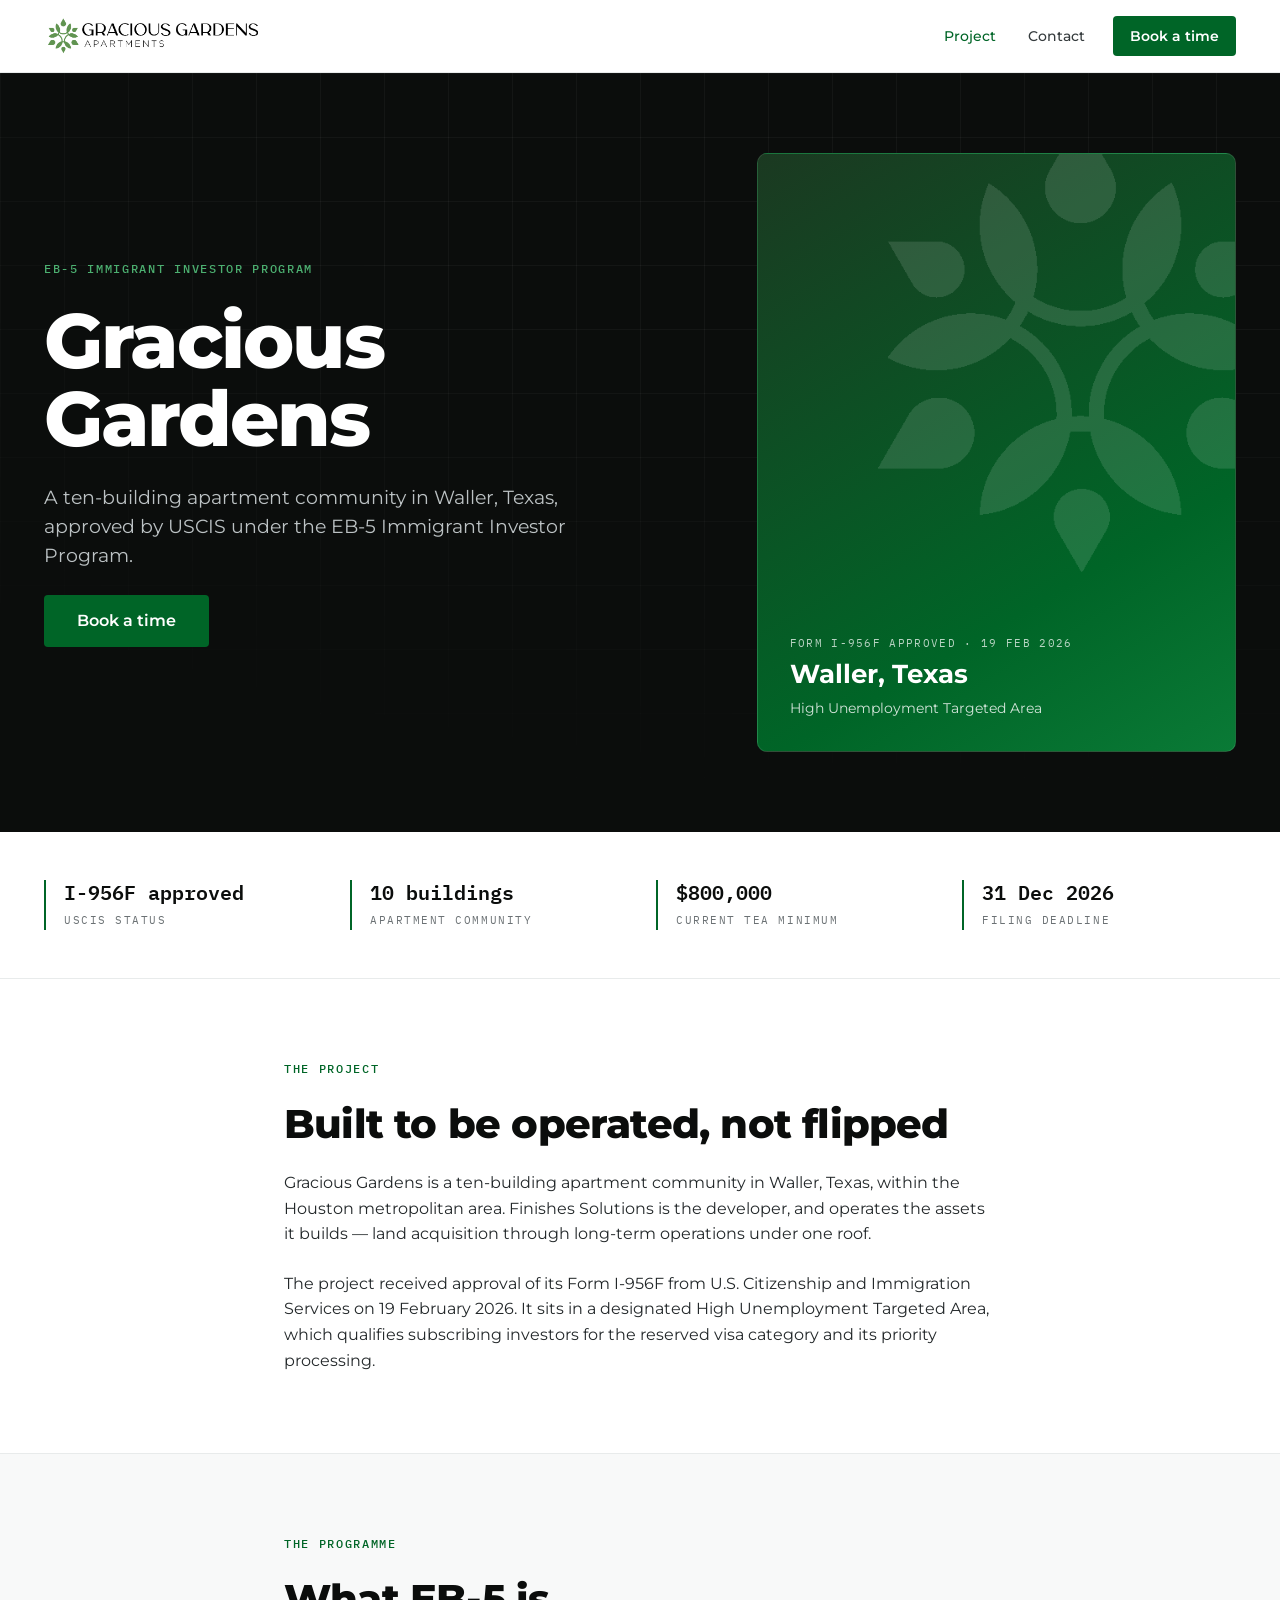
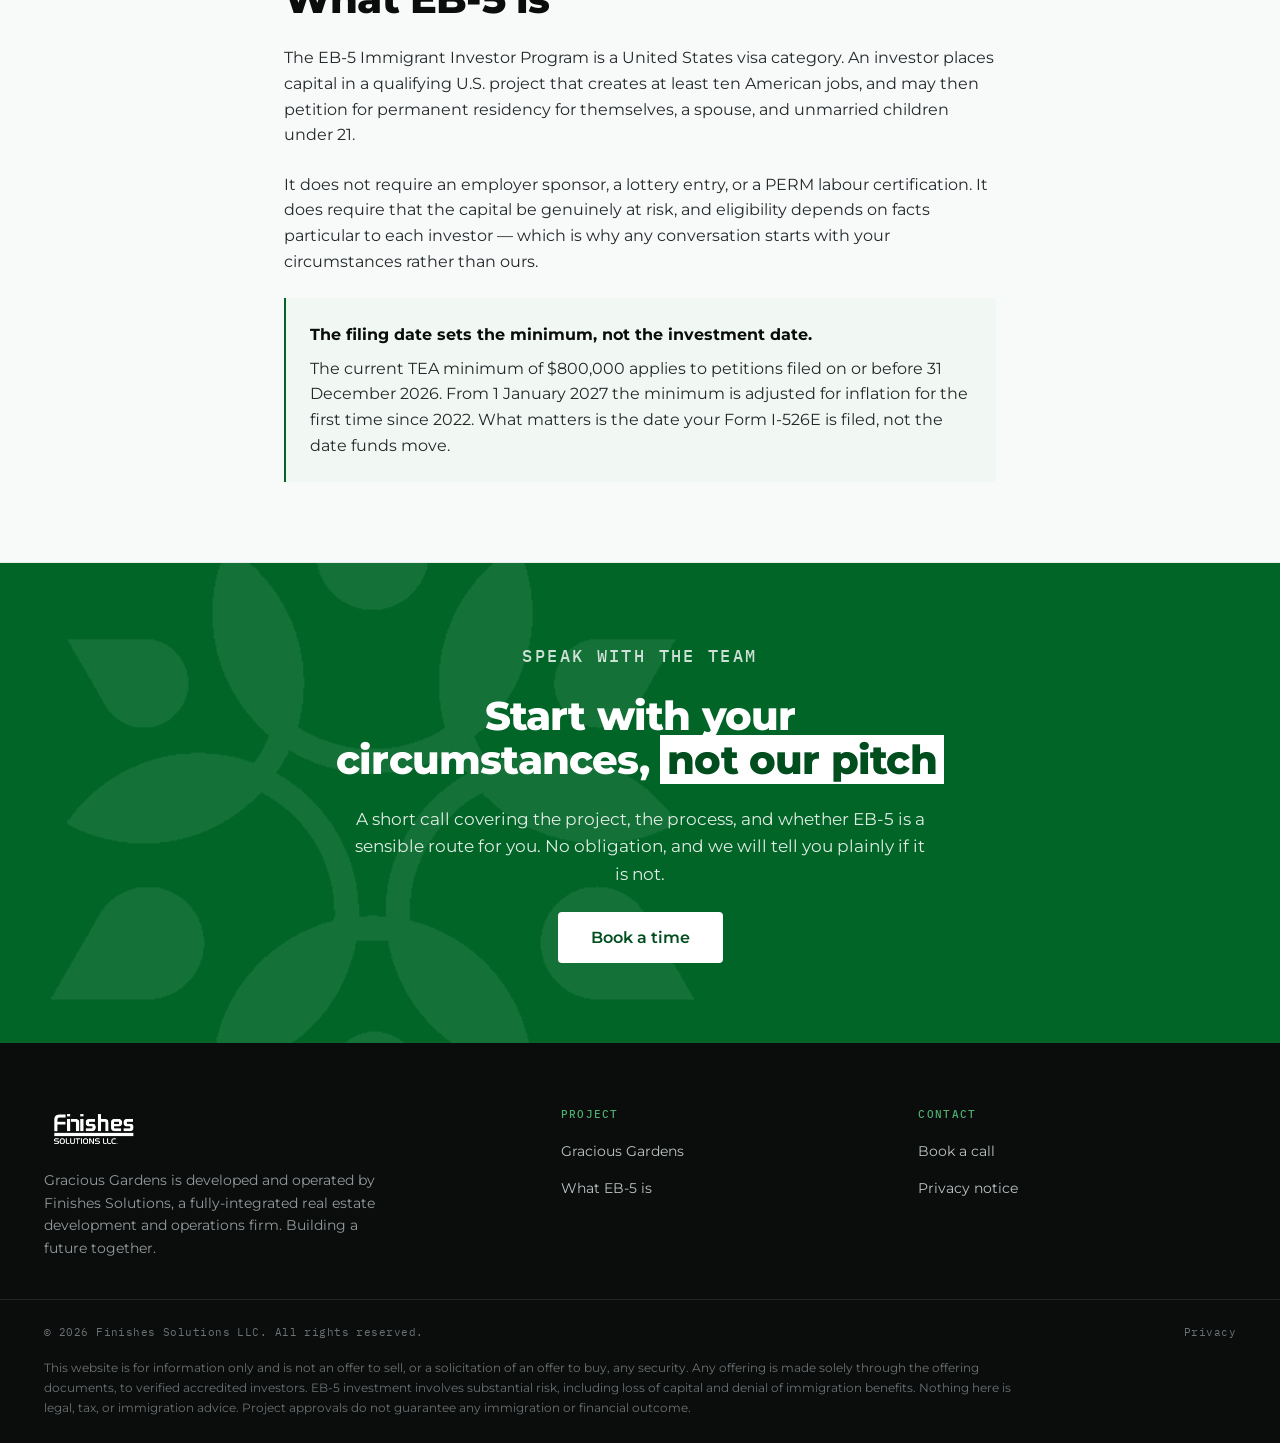
<file: index.html>
<!doctype html>
<html lang="en">
<head>
<meta charset="utf-8">
<meta name="viewport" content="width=device-width, initial-scale=1">
<title>Gracious Gardens — EB-5 project, Waller, Texas</title>
<meta name="description" content="Gracious Gardens is a 10-building apartment community in Waller, Texas, approved by USCIS under the EB-5 Immigrant Investor Program. Developed by Finishes Solutions.">
<link rel="stylesheet" href="styles.css">
</head>
<body>

<header class="site-header">
  <div class="container">
    <a class="brand-link" href="index.html"><img src="assets/gg-lockup-h.png" alt="Gracious Gardens Apartments"></a>
    <div class="header-actions">
      <nav class="nav" aria-label="Main">
        <a href="index.html" aria-current="page">Project</a>
        <a href="contact.html">Contact</a>
      </nav>
      <a class="btn btn-primary btn-sm" href="contact.html">Book a time</a>
    </div>
  </div>
</header>

<main>

  <div class="hero">
    <div class="container">
      <div class="hero-grid">
        <div class="hero-copy">
          <p class="eyebrow">EB-5 Immigrant Investor Program</p>
          <h1>Gracious Gardens</h1>
          <p class="lede">A ten-building apartment community in Waller, Texas, approved by USCIS under the EB-5 Immigrant Investor Program.</p>
          <div class="btn-group">
            <a class="btn btn-primary btn-lg" href="contact.html">Book a time</a>
          </div>
        </div>
        <div class="tile">
          <img src="assets/gg-mark-white.png" alt="">
          <div class="tile-body">
            <p class="tile-label">Form I-956F approved · 19 Feb 2026</p>
            <p class="tile-title">Waller, Texas</p>
            <p class="tile-meta">High Unemployment Targeted Area</p>
          </div>
        </div>
      </div>
    </div>
  </div>

  <div class="stats">
    <div class="container">
      <div class="stats-grid">
        <div class="stat">
          <p class="stat-value">I-956F approved</p>
          <p class="stat-label">USCIS status</p>
        </div>
        <div class="stat">
          <p class="stat-value">10 buildings</p>
          <p class="stat-label">Apartment community</p>
        </div>
        <div class="stat">
          <p class="stat-value">$800,000</p>
          <p class="stat-label">Current TEA minimum</p>
        </div>
        <div class="stat">
          <p class="stat-value">31 Dec 2026</p>
          <p class="stat-label">Filing deadline</p>
        </div>
      </div>
    </div>
  </div>

  <section class="band">
    <div class="container narrow stack">
      <p class="eyebrow eyebrow-green">The project</p>
      <h2>Built to be operated, not flipped</h2>
      <p>Gracious Gardens is a ten-building apartment community in Waller, Texas, within the Houston metropolitan area. Finishes Solutions is the developer, and operates the assets it builds — land acquisition through long-term operations under one roof.</p>
      <p>The project received approval of its Form I-956F from U.S. Citizenship and Immigration Services on 19 February 2026. It sits in a designated High Unemployment Targeted Area, which qualifies subscribing investors for the reserved visa category and its priority processing.</p>
    </div>
  </section>

  <section class="band sunken">
    <div class="container narrow stack">
      <p class="eyebrow eyebrow-green">The programme</p>
      <h2>What EB-5 is</h2>
      <p>The EB-5 Immigrant Investor Program is a United States visa category. An investor places capital in a qualifying U.S. project that creates at least ten American jobs, and may then petition for permanent residency for themselves, a spouse, and unmarried children under 21.</p>
      <p>It does not require an employer sponsor, a lottery entry, or a PERM labour certification. It does require that the capital be genuinely at risk, and eligibility depends on facts particular to each investor — which is why any conversation starts with your circumstances rather than ours.</p>
      <div class="note">
        <p><strong>The filing date sets the minimum, not the investment date.</strong></p>
        <p>The current TEA minimum of $800,000 applies to petitions filed on or before 31 December 2026. From 1 January 2027 the minimum is adjusted for inflation for the first time since 2022. What matters is the date your Form I-526E is filed, not the date funds move.</p>
      </div>
    </div>
  </section>

  <div class="cta">
    <img src="assets/gg-mark-white.png" alt="">
    <div class="container">
      <p class="eyebrow">Speak with the team</p>
      <h2>Start with your circumstances, <span class="hl">not our pitch</span></h2>
      <p>A short call covering the project, the process, and whether EB-5 is a sensible route for you. No obligation, and we will tell you plainly if it is not.</p>
      <a class="btn btn-inverse btn-lg" href="contact.html">Book a time</a>
    </div>
  </div>

</main>

<footer class="site-footer">
  <div class="container footer-main">
    <div class="footer-brand">
      <img src="assets/finishes-logo-white.png" alt="Finishes Solutions">
      <p>Gracious Gardens is developed and operated by Finishes Solutions, a fully-integrated real estate development and operations firm. Building a future together.</p>
    </div>
    <div class="footer-col">
      <h3>Project</h3>
      <ul>
        <li><a href="index.html">Gracious Gardens</a></li>
        <li><a href="index.html#the-programme">What EB-5 is</a></li>
      </ul>
    </div>
    <div class="footer-col">
      <h3>Contact</h3>
      <ul>
        <li><a href="contact.html">Book a call</a></li>
        <li><a href="privacy.html">Privacy notice</a></li>
      </ul>
    </div>
  </div>
  <div class="footer-legal">
    <div class="container">
      <div class="footer-meta">
        <span>&copy; 2026 Finishes Solutions LLC. All rights reserved.</span>
        <span><a href="privacy.html">Privacy</a></span>
      </div>
      <p class="disclaimer">This website is for information only and is not an offer to sell, or a solicitation of an offer to buy, any security. Any offering is made solely through the offering documents, to verified accredited investors. EB-5 investment involves substantial risk, including loss of capital and denial of immigration benefits. Nothing here is legal, tax, or immigration advice. Project approvals do not guarantee any immigration or financial outcome.</p>
    </div>
  </div>
</footer>

</body>
</html>
</file>
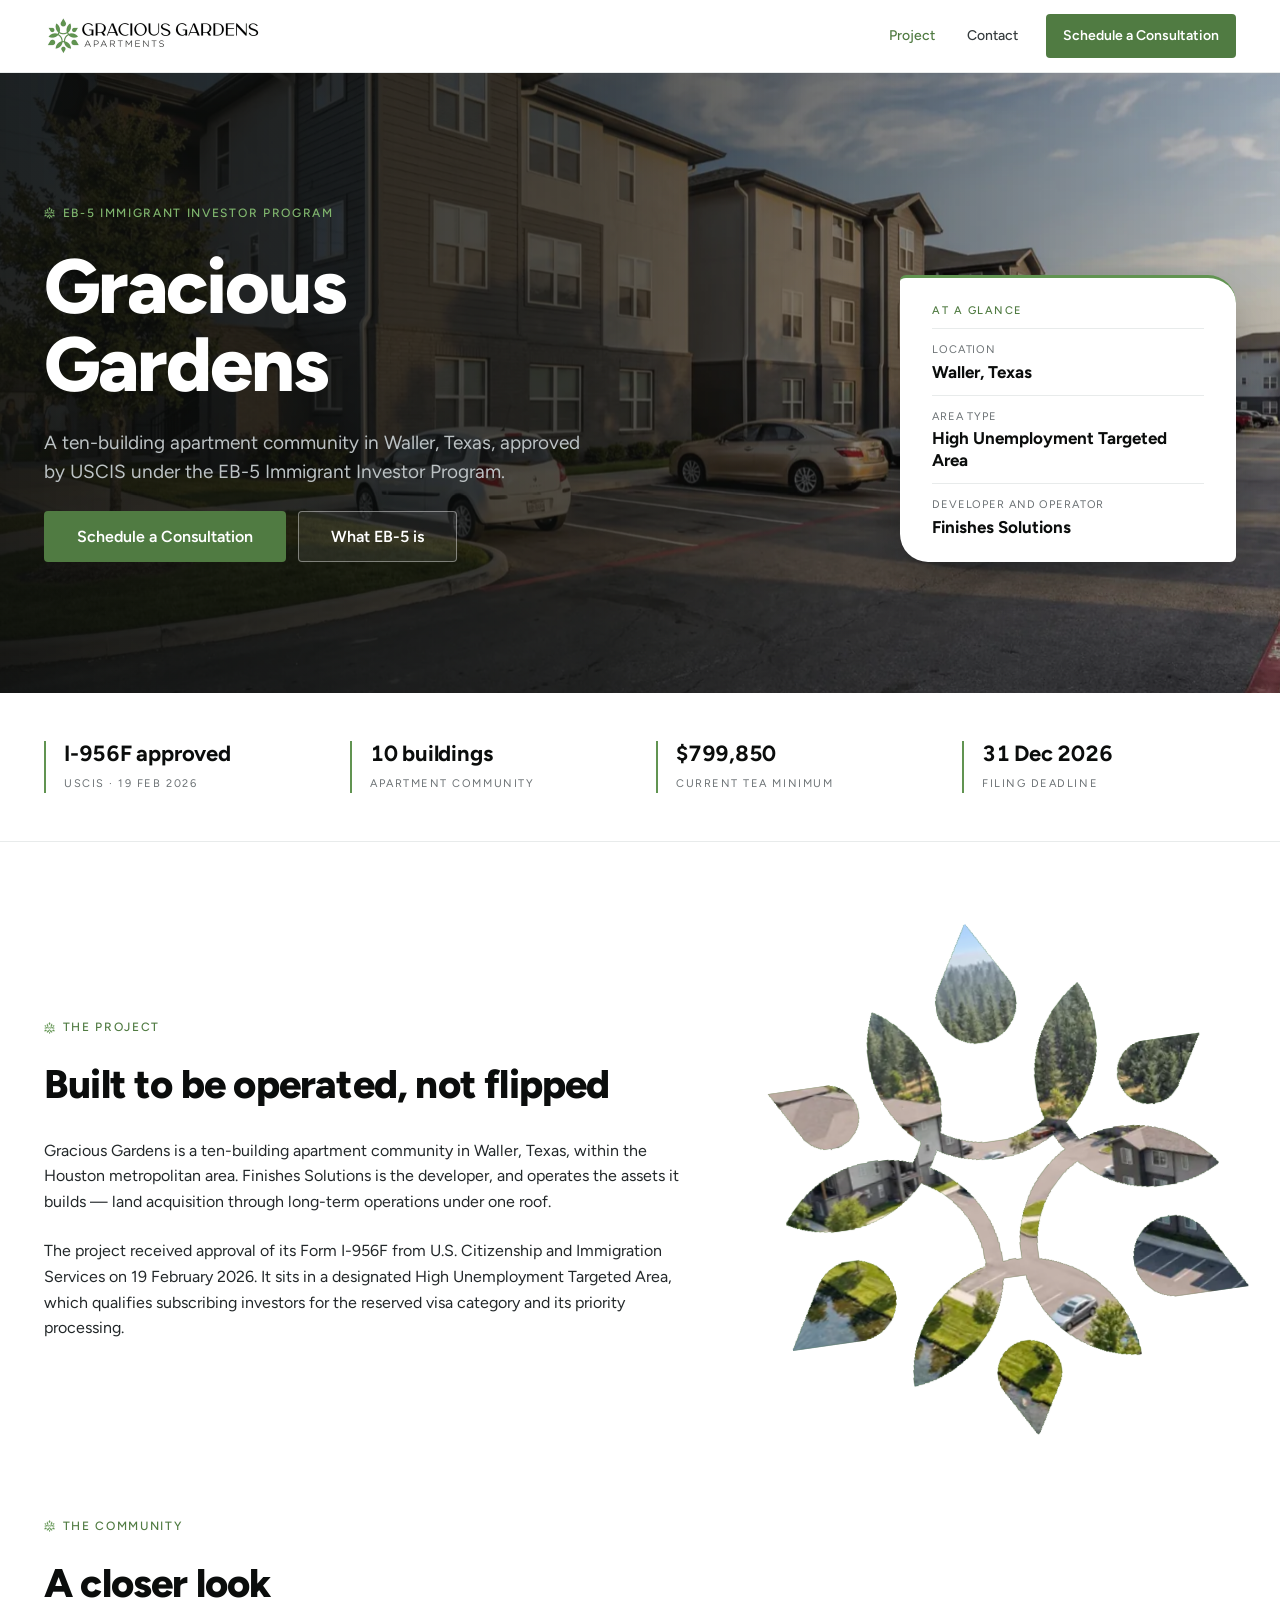
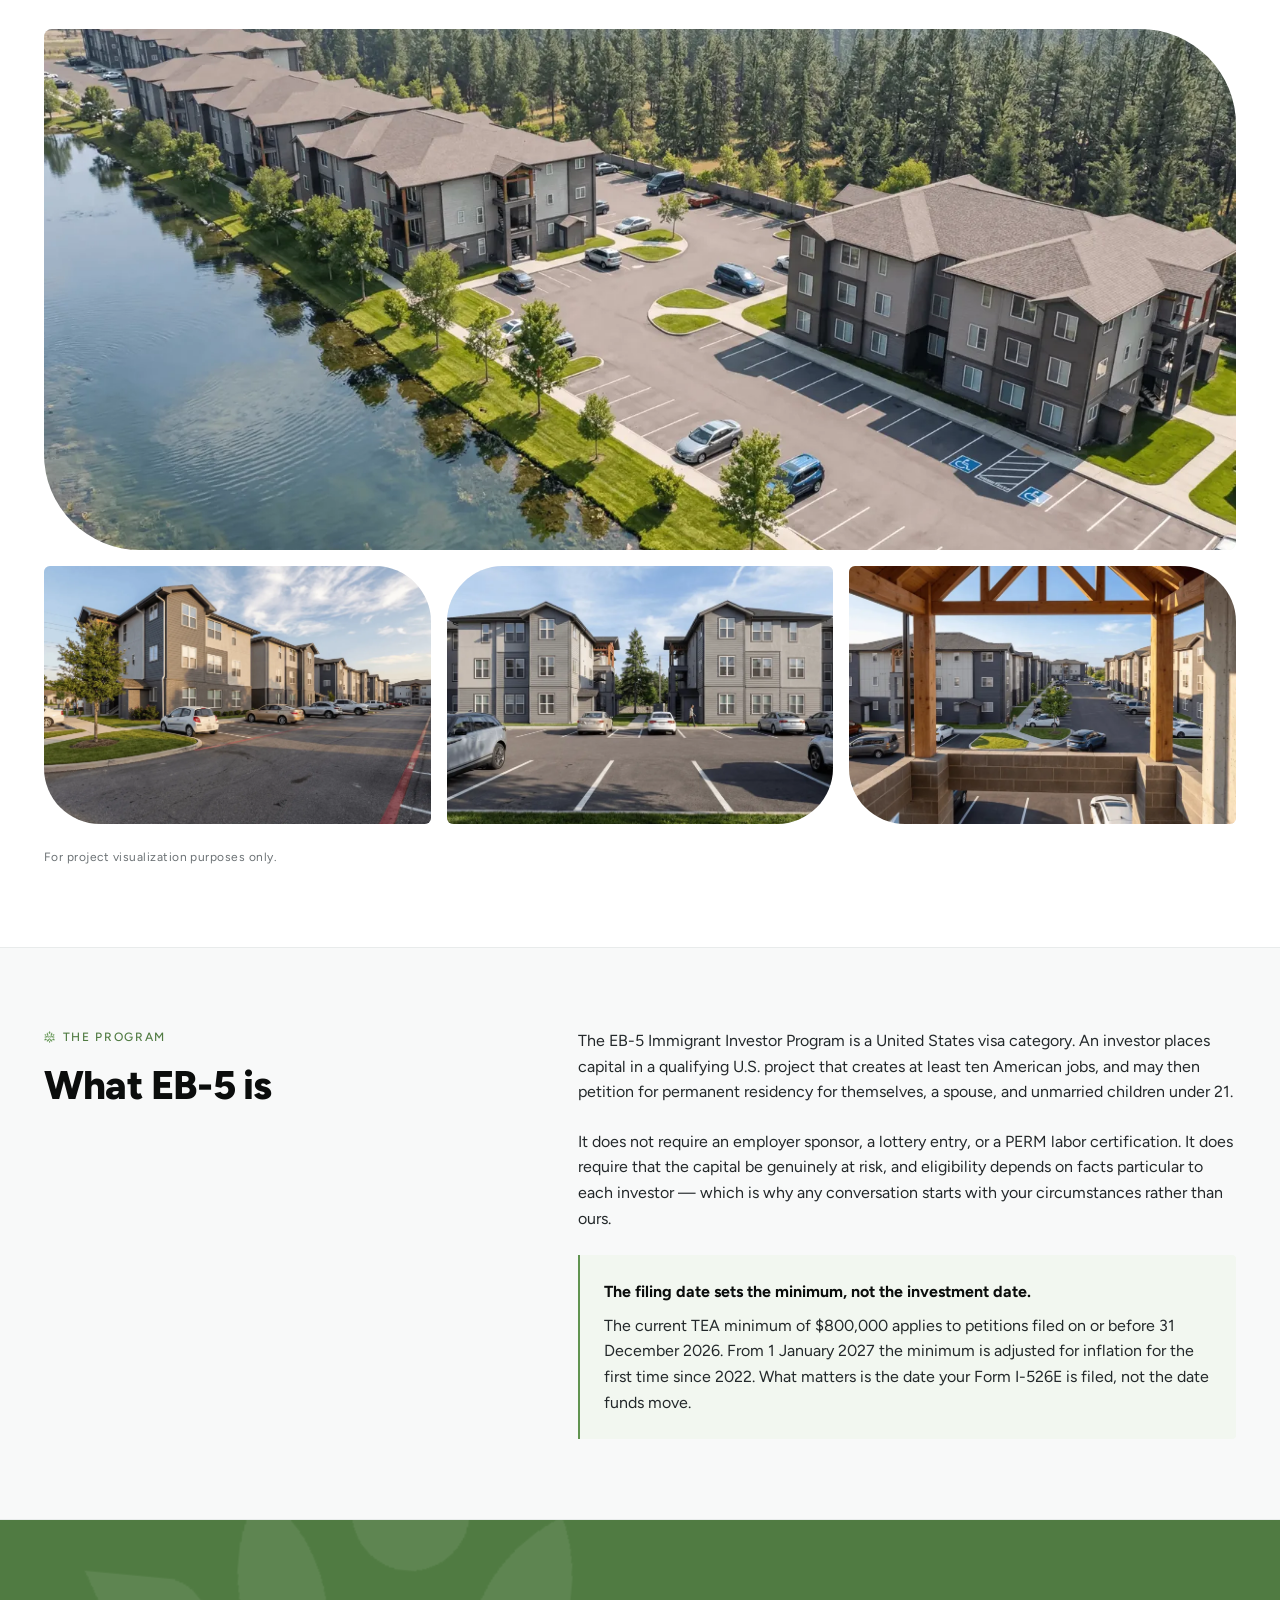
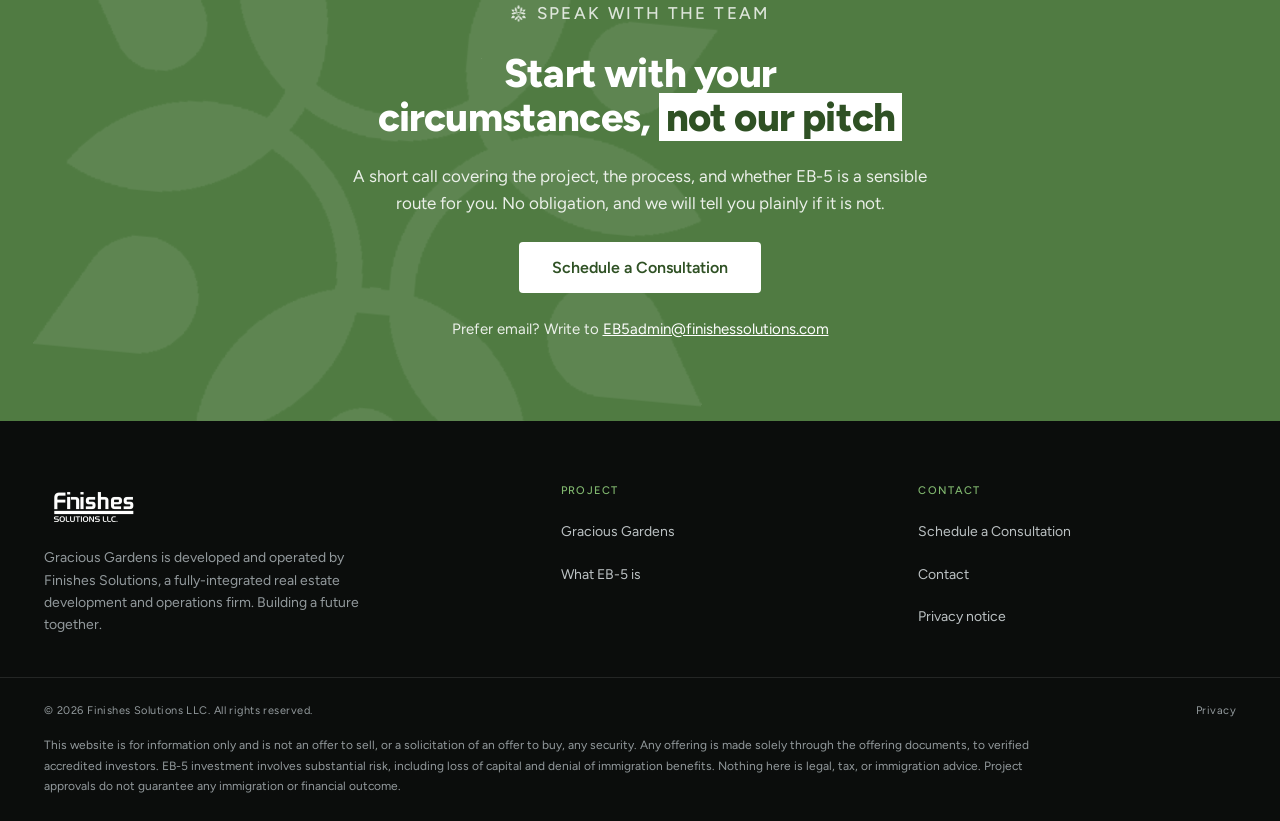
<file: site/index.html>
<!doctype html>
<html lang="en">
<head>
<meta charset="utf-8">
<meta name="viewport" content="width=device-width, initial-scale=1">
<title>Gracious Gardens — EB-5 project, Waller, Texas</title>
<meta name="description" content="Gracious Gardens is a 10-building apartment community in Waller, Texas, approved by USCIS under the EB-5 Immigrant Investor Program. Developed by Finishes Solutions.">
<meta property="og:type" content="website">
<meta property="og:title" content="Gracious Gardens — EB-5 project, Waller, Texas">
<meta property="og:description" content="A ten-building apartment community in Waller, Texas. Form I-956F approved by USCIS on 19 February 2026.">
<meta property="og:image" content="https://www.graciousgardens-eb5.com/assets/og-image.jpg">
<meta property="og:url" content="https://www.graciousgardens-eb5.com/">
<link rel="canonical" href="https://www.graciousgardens-eb5.com/">
<meta name="twitter:card" content="summary_large_image">
<link rel="icon" href="assets/favicon-32.png" type="image/png">
<link rel="apple-touch-icon" href="assets/apple-touch-icon.png">
<link rel="preconnect" href="https://fonts.googleapis.com">
<link rel="preconnect" href="https://fonts.gstatic.com" crossorigin>
<link rel="stylesheet" href="https://fonts.googleapis.com/css2?family=Figtree:wght@400;500;600;700;800&display=swap">
<link rel="stylesheet" href="styles.css">
<script>document.documentElement.classList.add('js')</script>
<script src="assets/site.js" defer></script>
<script src="assets/analytics.js" defer></script>
</head>
<body>

<a class="skip-link" href="#main">Skip to content</a>

<header class="site-header">
  <div class="container">
    <a class="brand-link" href="index.html"><img src="assets/gg-lockup-h-436.png" width="218" height="40" alt="Gracious Gardens Apartments"></a>
    <div class="header-actions">
      <nav class="nav" aria-label="Main">
        <a href="index.html" aria-current="page">Project</a>
        <a href="contact.html">Contact</a>
      </nav>
      <a class="btn btn-primary btn-sm" href="https://bookings.cloud.microsoft/book/GraciousGardensEB51@finishesetc.net/" target="_blank" rel="noopener">Schedule a Consultation<span class="visually-hidden"> (opens in a new tab)</span></a>
    </div>
  </div>
</header>

<main id="main">

  <div class="hero hero-photo">
    <img class="hero-img" src="assets/photos/gg-exterior-1600.webp" srcset="assets/photos/gg-exterior-800.webp 800w, assets/photos/gg-exterior-1600.webp 1600w" sizes="100vw" width="1600" height="1074" fetchpriority="high" decoding="async" alt="" data-parallax>
    <div class="container">
      <div class="hero-grid">
        <div class="hero-copy">
          <p class="eyebrow">EB-5 Immigrant Investor Program</p>
          <h1><span class="line"><span>Gracious</span></span> <span class="line"><span>Gardens</span></span></h1>
          <p class="lede">A ten-building apartment community in Waller, Texas, approved by USCIS under the EB-5 Immigrant Investor Program.</p>
          <div class="btn-group">
            <a class="btn btn-primary btn-lg" href="https://bookings.cloud.microsoft/book/GraciousGardensEB51@finishesetc.net/" target="_blank" rel="noopener">Schedule a Consultation<span class="visually-hidden"> (opens in a new tab)</span></a>
            <a class="btn btn-ghost btn-lg" href="#what-is-eb5">What EB-5 is</a>
          </div>
        </div>
        <div class="facts">
          <p class="facts-label">At a glance</p>
          <dl>
            <div><dt>Location</dt><dd>Waller, Texas</dd></div>
            <div><dt>Area type</dt><dd>High Unemployment Targeted Area</dd></div>
            <div><dt>Developer and operator</dt><dd>Finishes Solutions</dd></div>
          </dl>
        </div>
      </div>
    </div>
  </div>

  <div class="stats">
    <div class="container">
      <div class="stats-grid">
        <div class="stat" data-reveal>
          <p class="stat-value">I-956F approved</p>
          <p class="stat-label">USCIS · 19 Feb 2026</p>
        </div>
        <div class="stat" data-reveal>
          <p class="stat-value"><span data-count="10">10</span> buildings</p>
          <p class="stat-label">Apartment community</p>
        </div>
        <div class="stat" data-reveal>
          <p class="stat-value">$<span data-count="800000">800,000</span></p>
          <p class="stat-label">Current TEA minimum</p>
        </div>
        <div class="stat" data-reveal>
          <p class="stat-value">31 Dec 2026</p>
          <p class="stat-label">Filing deadline</p>
        </div>
      </div>
    </div>
  </div>

  <section class="band feature-band">
    <div class="container feature">
      <div class="feature-copy">
        <p class="eyebrow eyebrow-green" data-reveal>The project</p>
        <h2 data-reveal>Built to be operated, not flipped</h2>
        <p data-reveal>Gracious Gardens is a ten-building apartment community in Waller, Texas, within the Houston metropolitan area. Finishes Solutions is the developer, and operates the assets it builds — land acquisition through long-term operations under one roof.</p>
        <p data-reveal>The project received approval of its Form I-956F from U.S. Citizenship and Immigration Services on 19 February 2026. It sits in a designated High Unemployment Targeted Area, which qualifies subscribing investors for the reserved visa category and its priority processing.</p>
      </div>
      <div class="mark-frame" data-reveal-mark data-parallax aria-hidden="true">
        <div class="mark-photo">
          <img src="assets/photos/gg-aerial-1600.webp" srcset="assets/photos/gg-aerial-800.webp 800w, assets/photos/gg-aerial-1600.webp 1600w" sizes="(max-width:900px) 80vw, 460px" width="1600" height="1074" loading="lazy" alt="" data-parallax>
        </div>
      </div>
    </div>
  </section>

  <section class="band gallery-band" aria-labelledby="gallery-heading">
    <div class="container stack">
      <p class="eyebrow eyebrow-green" data-reveal>The community</p>
      <h2 id="gallery-heading" data-reveal>A closer look</h2>
      <div class="gallery">
        <div class="gallery-item gallery-wide" data-reveal="wipe">
          <img src="assets/photos/gg-aerial-1600.webp" srcset="assets/photos/gg-aerial-800.webp 800w, assets/photos/gg-aerial-1600.webp 1600w" sizes="(max-width:1240px) 100vw, 1192px" width="1600" height="1074" loading="lazy" alt="Rendering: Aerial view of three-story apartment buildings and parking along a river, backed by pine forest">
        </div>
        <div class="gallery-item" data-reveal="wipe">
          <img src="assets/photos/gg-exterior-1600.webp" srcset="assets/photos/gg-exterior-800.webp 800w, assets/photos/gg-exterior-1600.webp 1600w" sizes="(max-width:900px) 100vw, 400px" width="1600" height="1074" loading="lazy" alt="Rendering: Row of three-story apartment buildings beside a landscaped parking area">
        </div>
        <div class="gallery-item" data-reveal="wipe">
          <img src="assets/photos/gg-courtyard-1600.webp" srcset="assets/photos/gg-courtyard-800.webp 800w, assets/photos/gg-courtyard-1600.webp 1600w" sizes="(max-width:900px) 100vw, 400px" width="1600" height="1074" loading="lazy" alt="Rendering: Two apartment buildings facing each other across parking, with a walkway between them">
        </div>
        <div class="gallery-item" data-reveal="wipe">
          <img src="assets/photos/gg-drive-1600.webp" srcset="assets/photos/gg-drive-800.webp 800w, assets/photos/gg-drive-1600.webp 1600w" sizes="(max-width:900px) 100vw, 400px" width="1600" height="1074" loading="lazy" alt="Rendering: View from a timber-framed stair landing down the main drive between apartment buildings">
        </div>
      </div>
      <p class="gallery-note" data-reveal>For project visualization purposes only.</p>
    </div>
  </section>

  <section class="band sunken" id="what-is-eb5">
    <div class="container split">
      <div class="split-head" data-reveal>
        <p class="eyebrow eyebrow-green">The program</p>
        <h2>What EB-5 is</h2>
      </div>
      <div class="split-body" data-reveal>
      <p>The EB-5 Immigrant Investor Program is a United States visa category. An investor places capital in a qualifying U.S. project that creates at least ten American jobs, and may then petition for permanent residency for themselves, a spouse, and unmarried children under 21.</p>
      <p>It does not require an employer sponsor, a lottery entry, or a PERM labor certification. It does require that the capital be genuinely at risk, and eligibility depends on facts particular to each investor — which is why any conversation starts with your circumstances rather than ours.</p>
      <div class="note">
        <p><strong>The filing date sets the minimum, not the investment date.</strong></p>
        <p>The current TEA minimum of $800,000 applies to petitions filed on or before 31 December 2026. From 1 January 2027 the minimum is adjusted for inflation for the first time since 2022. What matters is the date your Form I-526E is filed, not the date funds move.</p>
      </div>
      </div>
    </div>
  </section>

  <div class="cta">
    <img src="assets/gg-mark-white.png" alt="" data-parallax>
    <div class="container">
      <p class="eyebrow" data-reveal>Speak with the team</p>
      <h2 data-reveal>Start with your circumstances, <span class="hl">not our pitch</span></h2>
      <p data-reveal>A short call covering the project, the process, and whether EB-5 is a sensible route for you. No obligation, and we will tell you plainly if it is not.</p>
      <a data-reveal class="btn btn-inverse btn-lg" href="https://bookings.cloud.microsoft/book/GraciousGardensEB51@finishesetc.net/" target="_blank" rel="noopener">Schedule a Consultation<span class="visually-hidden"> (opens in a new tab)</span></a>
      <p class="cta-alt" data-reveal>Prefer email? Write to <a href="mailto:EB5admin@finishessolutions.com?subject=Gracious%20Gardens%20EB-5%20inquiry&amp;body=Hello%2C%0D%0A%0D%0AI%27d%20like%20to%20learn%20more%20about%20the%20Gracious%20Gardens%20EB-5%20project.%0D%0A%0D%0AName%3A%0D%0APhone%20%28with%20country%20code%29%3A%0D%0ACountry%20of%20birth%3A%0D%0ACurrent%20immigration%20status%3A%0D%0AWhen%20I%20could%20file%20an%20I-526E%20petition%3A%0D%0AAccredited%20investor%20%28yes%20/%20no%20/%20not%20sure%29%3A%0D%0AWorking%20with%20an%20immigration%20attorney%20%28yes%20/%20no%29%3A%0D%0A%0D%0AMy%20questions%3A%0D%0A%0D%0A">EB5admin@finishessolutions.com</a></p>
    </div>
  </div>

</main>

<footer class="site-footer">
  <div class="container footer-main">
    <div class="footer-brand">
      <img src="assets/finishes-logo-white-198.png" width="99" height="46" alt="Finishes Solutions">
      <p>Gracious Gardens is developed and operated by Finishes Solutions, a fully-integrated real estate development and operations firm. Building a future together.</p>
    </div>
    <div class="footer-col">
      <h2>Project</h2>
      <ul>
        <li><a href="index.html">Gracious Gardens</a></li>
        <li><a href="index.html#what-is-eb5">What EB-5 is</a></li>
      </ul>
    </div>
    <div class="footer-col">
      <h2>Contact</h2>
      <ul>
        <li><a href="https://bookings.cloud.microsoft/book/GraciousGardensEB51@finishesetc.net/" target="_blank" rel="noopener">Schedule a Consultation<span class="visually-hidden"> (opens in a new tab)</span></a></li>
        <li><a href="contact.html">Contact</a></li>
        <li><a href="privacy.html">Privacy notice</a></li>
      </ul>
    </div>
  </div>
  <div class="footer-legal">
    <div class="container">
      <div class="footer-meta">
        <span>&copy; 2026 Finishes Solutions LLC. All rights reserved.</span>
        <span><a href="privacy.html">Privacy</a></span>
      </div>
      <p class="disclaimer">This website is for information only and is not an offer to sell, or a solicitation of an offer to buy, any security. Any offering is made solely through the offering documents, to verified accredited investors. EB-5 investment involves substantial risk, including loss of capital and denial of immigration benefits. Nothing here is legal, tax, or immigration advice. Project approvals do not guarantee any immigration or financial outcome.</p>
    </div>
  </div>
</footer>
</body>
</html>
</file>
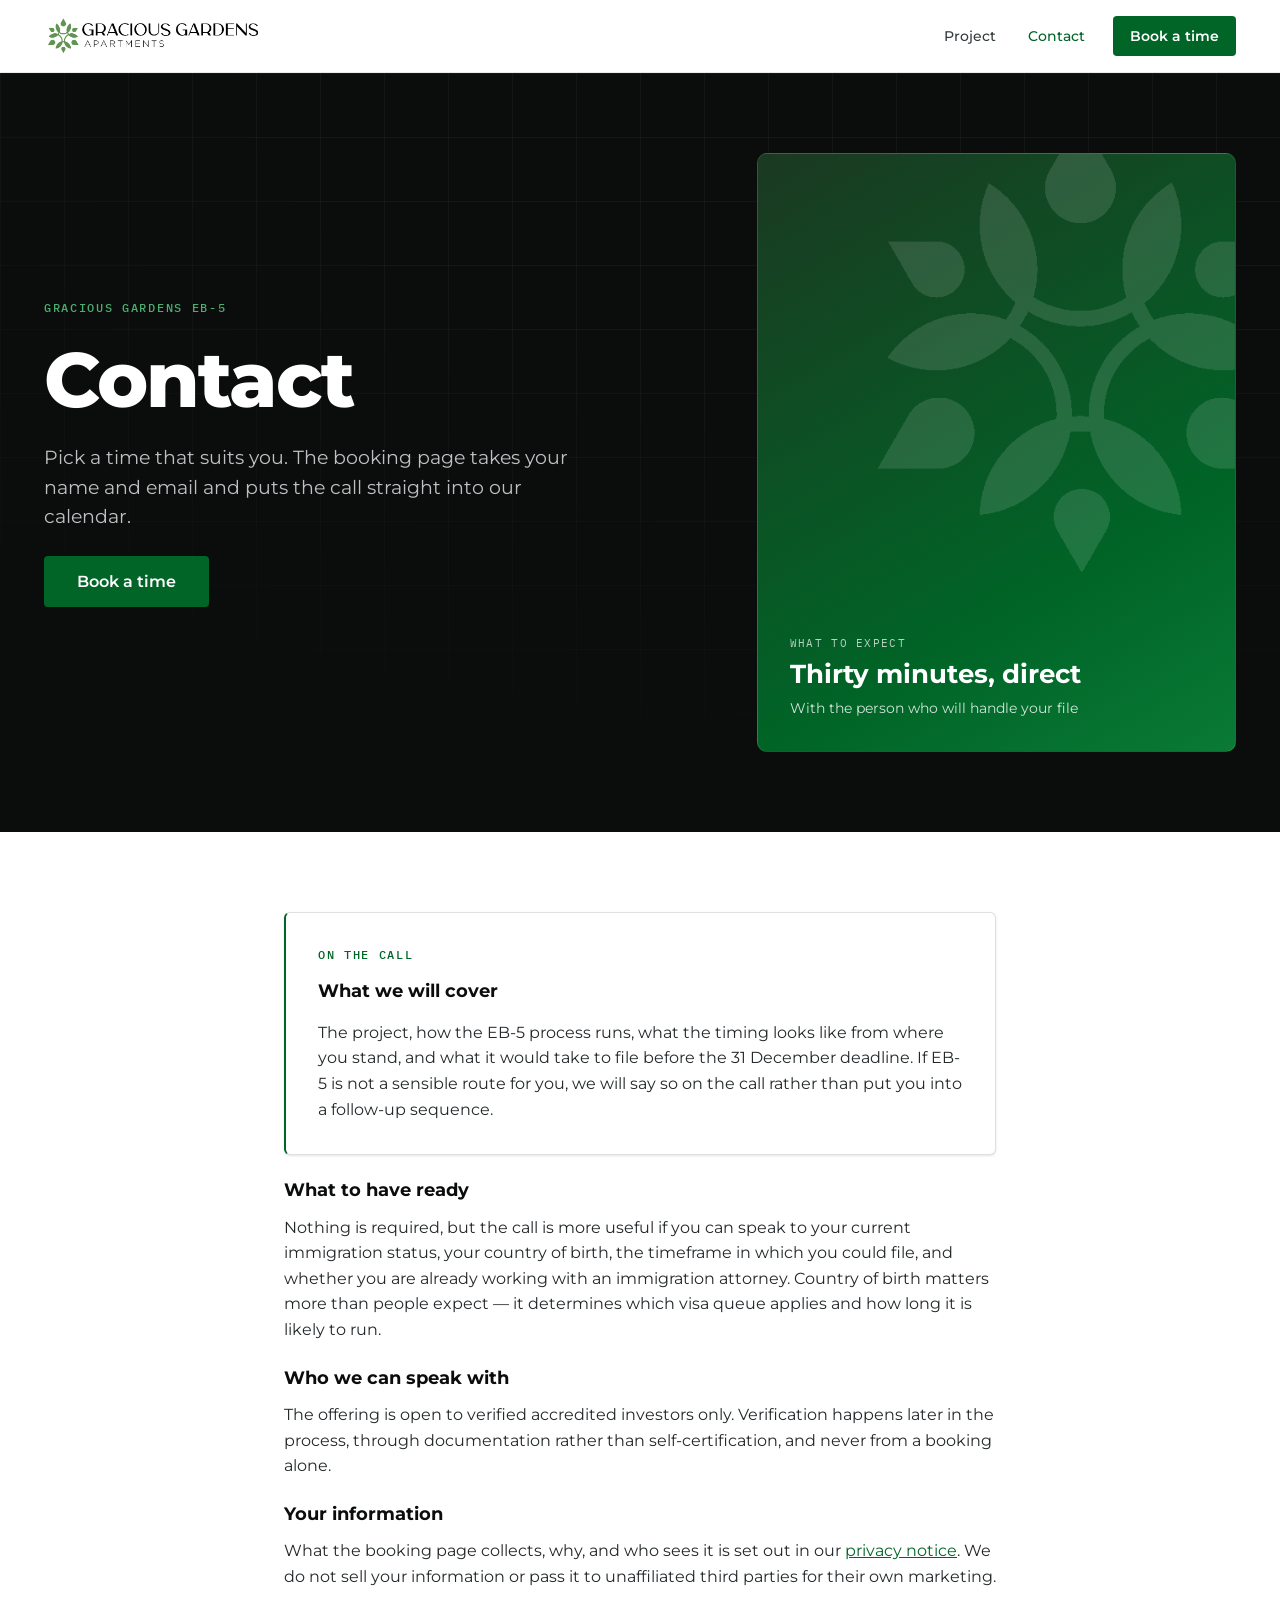
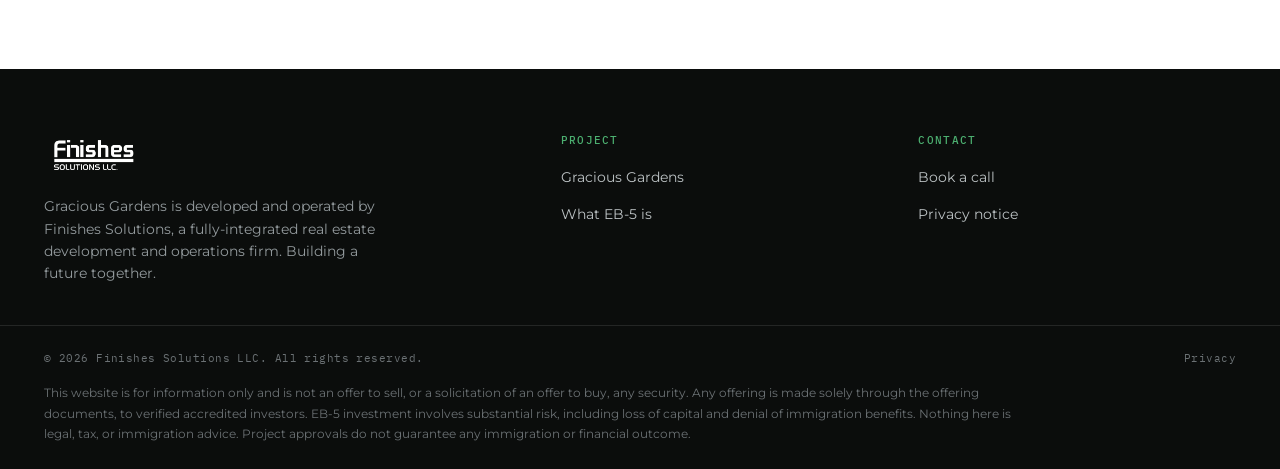
<file: contact.html>
<!doctype html>
<html lang="en">
<head>
<meta charset="utf-8">
<meta name="viewport" content="width=device-width, initial-scale=1">
<title>Contact — Gracious Gardens EB-5</title>
<meta name="description" content="Book a call with the Gracious Gardens EB-5 team to discuss the project, the EB-5 process, and your circumstances.">
<link rel="stylesheet" href="styles.css">
</head>
<body>

<header class="site-header">
  <div class="container">
    <a class="brand-link" href="index.html"><img src="assets/gg-lockup-h.png" alt="Gracious Gardens Apartments"></a>
    <div class="header-actions">
      <nav class="nav" aria-label="Main">
        <a href="index.html">Project</a>
        <a href="contact.html" aria-current="page">Contact</a>
      </nav>
      <a class="btn btn-primary btn-sm" href="https://bookings.cloud.microsoft/book/GraciousGardensEB51@finishesetc.net/" target="_blank" rel="noopener">Book a time</a>
    </div>
  </div>
</header>

<main>

  <div class="hero">
    <div class="container">
      <div class="hero-grid">
        <div class="hero-copy">
          <p class="eyebrow">Gracious Gardens EB-5</p>
          <h1>Contact</h1>
          <p class="lede">Pick a time that suits you. The booking page takes your name and email and puts the call straight into our calendar.</p>
          <div class="btn-group">
            <a class="btn btn-primary btn-lg" href="https://bookings.cloud.microsoft/book/GraciousGardensEB51@finishesetc.net/" target="_blank" rel="noopener">Book a time</a>
          </div>
        </div>
        <div class="tile">
          <img src="assets/gg-mark-white.png" alt="">
          <div class="tile-body">
            <p class="tile-label">What to expect</p>
            <p class="tile-title">Thirty minutes, direct</p>
            <p class="tile-meta">With the person who will handle your file</p>
          </div>
        </div>
      </div>
    </div>
  </div>

  <section class="band">
    <div class="container narrow stack">

      <div class="card card-green">
        <p class="eyebrow eyebrow-green">On the call</p>
        <h3>What we will cover</h3>
        <p>The project, how the EB-5 process runs, what the timing looks like from where you stand, and what it would take to file before the 31 December deadline. If EB-5 is not a sensible route for you, we will say so on the call rather than put you into a follow-up sequence.</p>
      </div>

      <div class="stack-tight">
        <h3>What to have ready</h3>
        <p>Nothing is required, but the call is more useful if you can speak to your current immigration status, your country of birth, the timeframe in which you could file, and whether you are already working with an immigration attorney. Country of birth matters more than people expect — it determines which visa queue applies and how long it is likely to run.</p>
      </div>

      <div class="stack-tight">
        <h3>Who we can speak with</h3>
        <p>The offering is open to verified accredited investors only. Verification happens later in the process, through documentation rather than self-certification, and never from a booking alone.</p>
      </div>

      <div class="stack-tight">
        <h3>Your information</h3>
        <p>What the booking page collects, why, and who sees it is set out in our <a href="privacy.html">privacy notice</a>. We do not sell your information or pass it to unaffiliated third parties for their own marketing.</p>
      </div>

    </div>
  </section>

</main>

<footer class="site-footer">
  <div class="container footer-main">
    <div class="footer-brand">
      <img src="assets/finishes-logo-white.png" alt="Finishes Solutions">
      <p>Gracious Gardens is developed and operated by Finishes Solutions, a fully-integrated real estate development and operations firm. Building a future together.</p>
    </div>
    <div class="footer-col">
      <h3>Project</h3>
      <ul>
        <li><a href="index.html">Gracious Gardens</a></li>
        <li><a href="index.html#the-programme">What EB-5 is</a></li>
      </ul>
    </div>
    <div class="footer-col">
      <h3>Contact</h3>
      <ul>
        <li><a href="contact.html">Book a call</a></li>
        <li><a href="privacy.html">Privacy notice</a></li>
      </ul>
    </div>
  </div>
  <div class="footer-legal">
    <div class="container">
      <div class="footer-meta">
        <span>&copy; 2026 Finishes Solutions LLC. All rights reserved.</span>
        <span><a href="privacy.html">Privacy</a></span>
      </div>
      <p class="disclaimer">This website is for information only and is not an offer to sell, or a solicitation of an offer to buy, any security. Any offering is made solely through the offering documents, to verified accredited investors. EB-5 investment involves substantial risk, including loss of capital and denial of immigration benefits. Nothing here is legal, tax, or immigration advice. Project approvals do not guarantee any immigration or financial outcome.</p>
    </div>
  </div>
</footer>

</body>
</html>
</file>
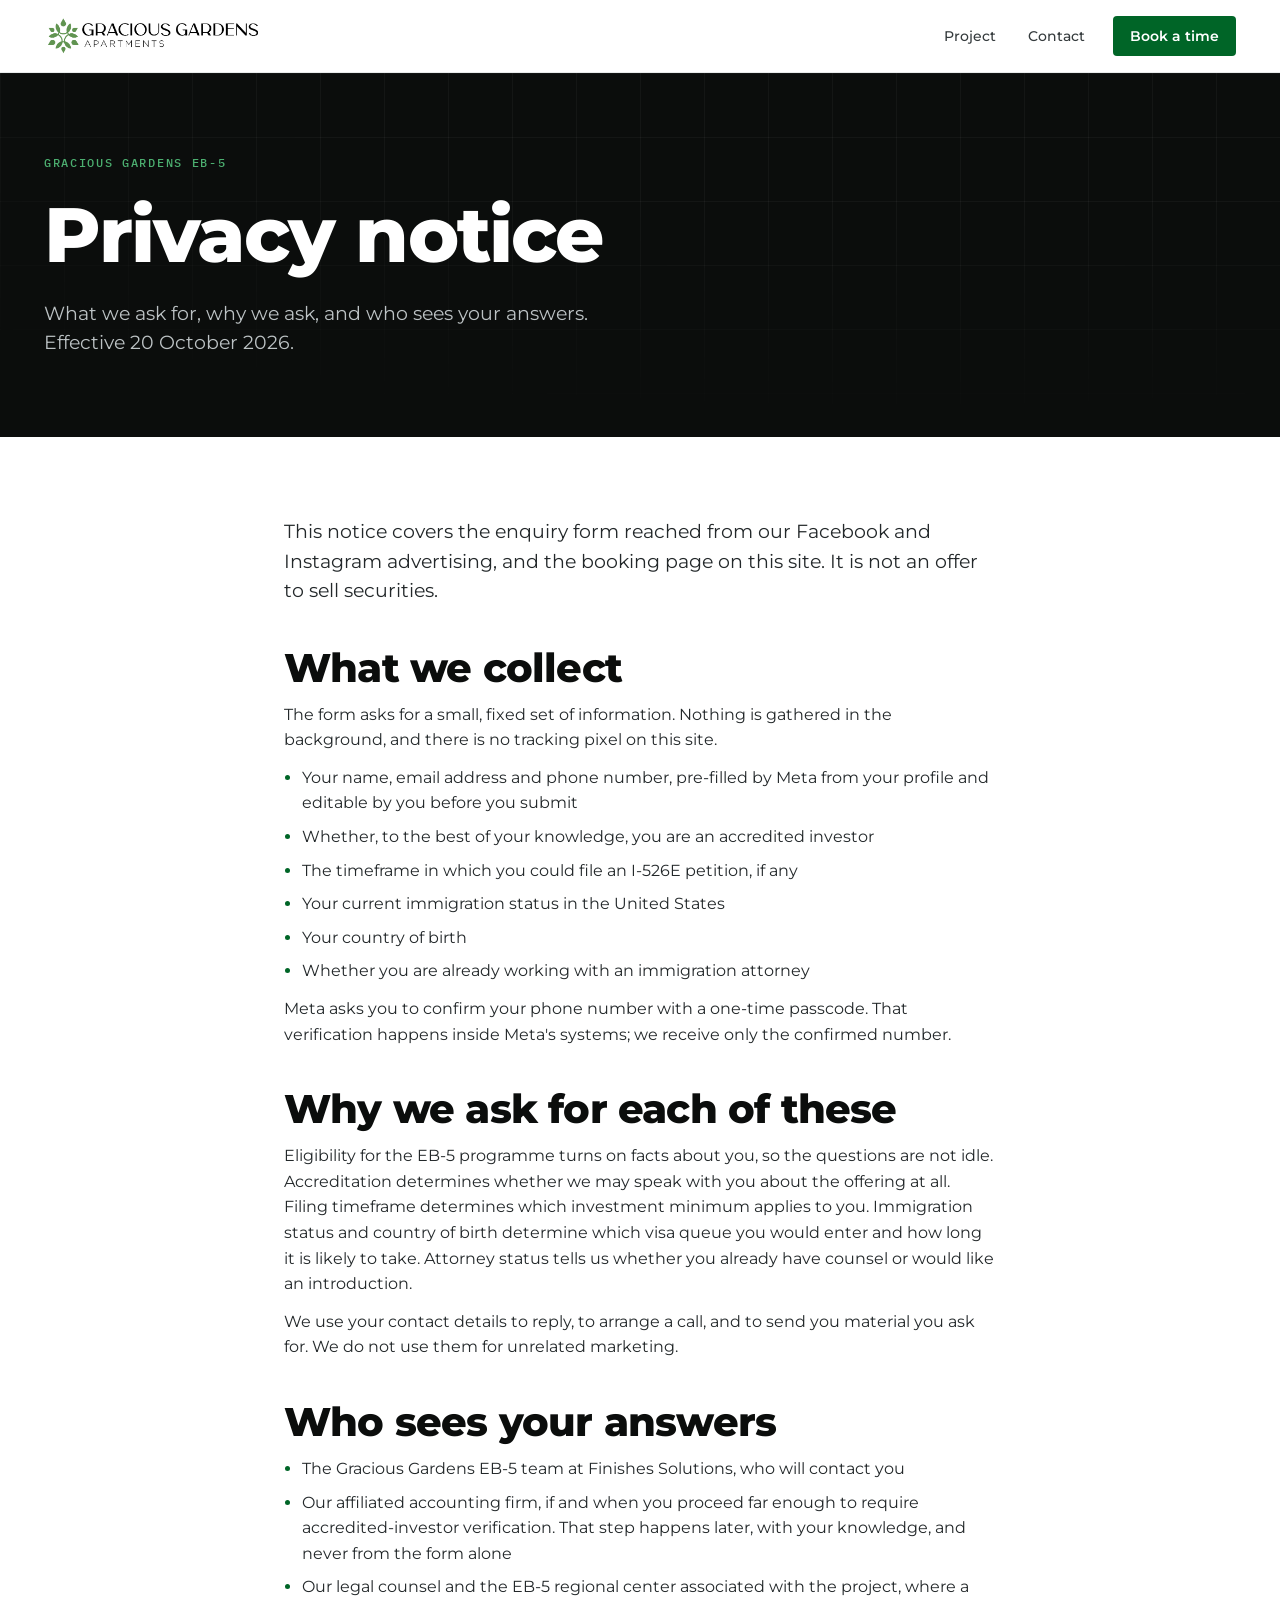
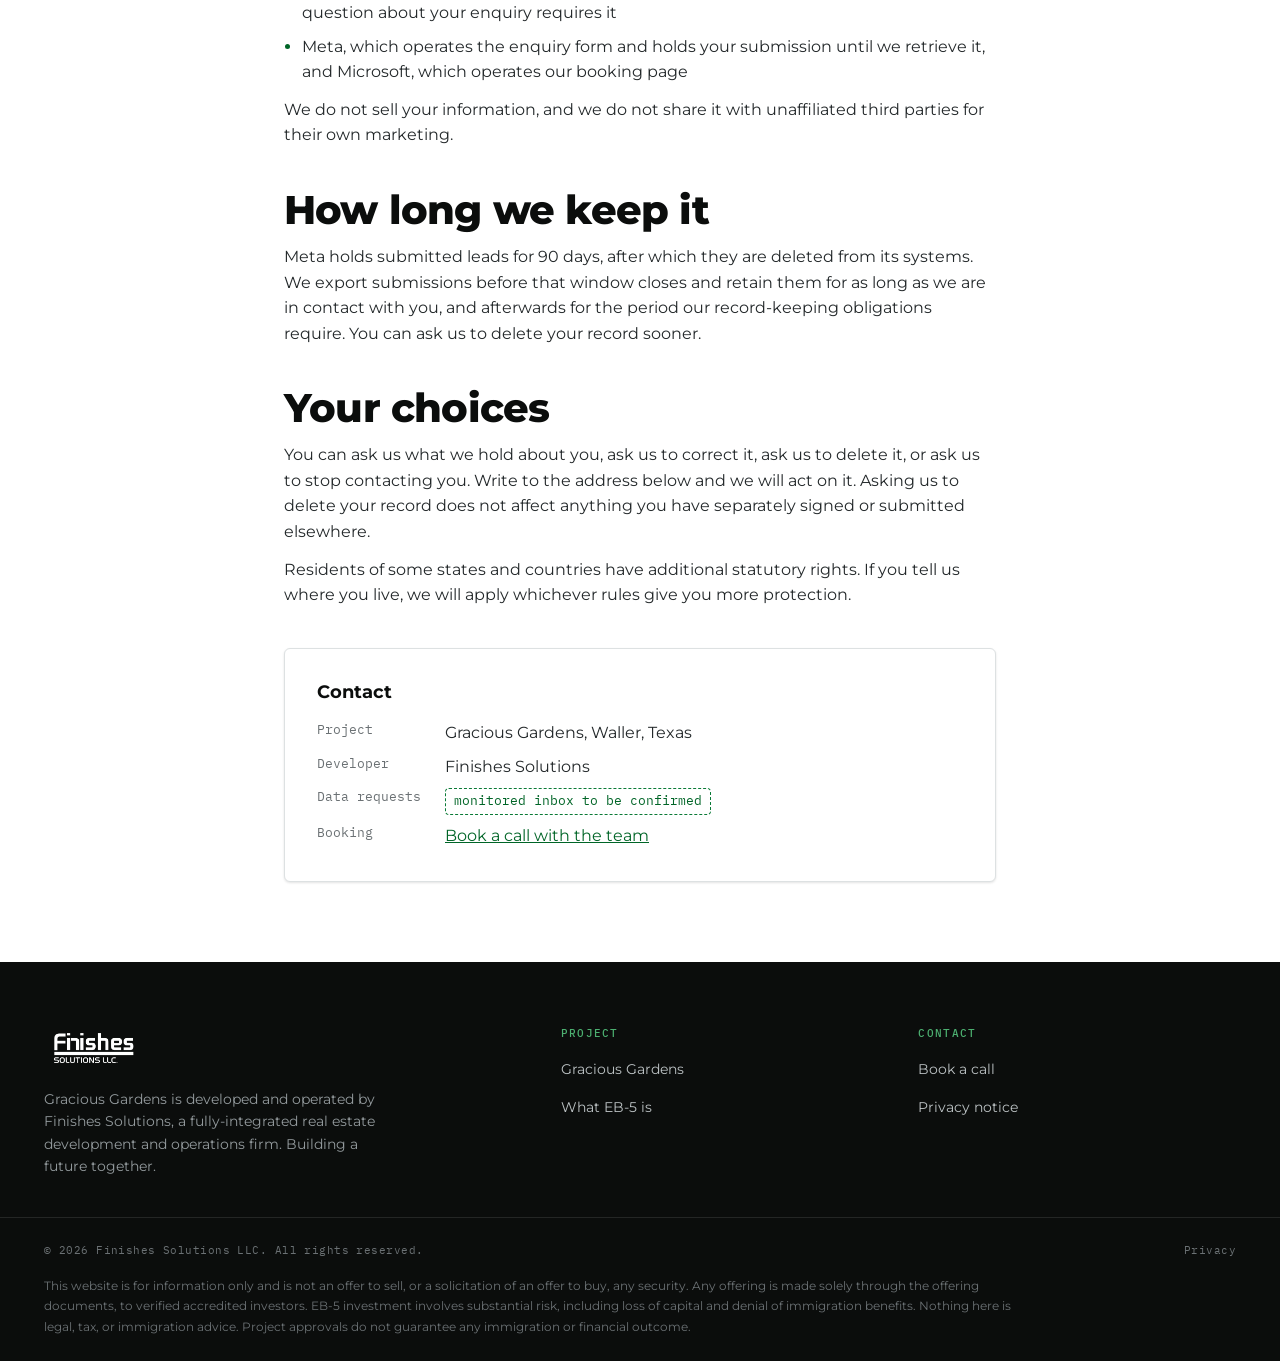
<file: privacy.html>
<!doctype html>
<html lang="en">
<head>
<meta charset="utf-8">
<meta name="viewport" content="width=device-width, initial-scale=1">
<title>Privacy notice — Gracious Gardens EB-5</title>
<meta name="description" content="What the Gracious Gardens EB-5 enquiry form asks, why we ask, and who sees your answers.">
<link rel="stylesheet" href="styles.css">
</head>
<body>

<header class="site-header">
  <div class="container">
    <a class="brand-link" href="index.html"><img src="assets/gg-lockup-h.png" alt="Gracious Gardens Apartments"></a>
    <div class="header-actions">
      <nav class="nav" aria-label="Main">
        <a href="index.html">Project</a>
        <a href="contact.html">Contact</a>
      </nav>
      <a class="btn btn-primary btn-sm" href="contact.html">Book a time</a>
    </div>
  </div>
</header>

<main>

  <div class="hero">
    <div class="container">
      <div class="hero-copy">
        <p class="eyebrow">Gracious Gardens EB-5</p>
        <h1>Privacy notice</h1>
        <p class="lede">What we ask for, why we ask, and who sees your answers. Effective 20 October 2026.</p>
      </div>
    </div>
  </div>

  <section class="band">
    <div class="container narrow policy">

      <p class="lede">This notice covers the enquiry form reached from our Facebook and Instagram advertising, and the booking page on this site. It is not an offer to sell securities.</p>

      <section>
        <h2>What we collect</h2>
        <p>The form asks for a small, fixed set of information. Nothing is gathered in the background, and there is no tracking pixel on this site.</p>
        <ul>
          <li>Your name, email address and phone number, pre-filled by Meta from your profile and editable by you before you submit</li>
          <li>Whether, to the best of your knowledge, you are an accredited investor</li>
          <li>The timeframe in which you could file an I-526E petition, if any</li>
          <li>Your current immigration status in the United States</li>
          <li>Your country of birth</li>
          <li>Whether you are already working with an immigration attorney</li>
        </ul>
        <p>Meta asks you to confirm your phone number with a one-time passcode. That verification happens inside Meta's systems; we receive only the confirmed number.</p>
      </section>

      <section>
        <h2>Why we ask for each of these</h2>
        <p>Eligibility for the EB-5 programme turns on facts about you, so the questions are not idle. Accreditation determines whether we may speak with you about the offering at all. Filing timeframe determines which investment minimum applies to you. Immigration status and country of birth determine which visa queue you would enter and how long it is likely to take. Attorney status tells us whether you already have counsel or would like an introduction.</p>
        <p>We use your contact details to reply, to arrange a call, and to send you material you ask for. We do not use them for unrelated marketing.</p>
      </section>

      <section>
        <h2>Who sees your answers</h2>
        <ul>
          <li>The Gracious Gardens EB-5 team at Finishes Solutions, who will contact you</li>
          <li>Our affiliated accounting firm, if and when you proceed far enough to require accredited-investor verification. That step happens later, with your knowledge, and never from the form alone</li>
          <li>Our legal counsel and the EB-5 regional center associated with the project, where a question about your enquiry requires it</li>
          <li>Meta, which operates the enquiry form and holds your submission until we retrieve it, and Microsoft, which operates our booking page</li>
        </ul>
        <p>We do not sell your information, and we do not share it with unaffiliated third parties for their own marketing.</p>
      </section>

      <section>
        <h2>How long we keep it</h2>
        <p>Meta holds submitted leads for 90 days, after which they are deleted from its systems. We export submissions before that window closes and retain them for as long as we are in contact with you, and afterwards for the period our record-keeping obligations require. You can ask us to delete your record sooner.</p>
      </section>

      <section>
        <h2>Your choices</h2>
        <p>You can ask us what we hold about you, ask us to correct it, ask us to delete it, or ask us to stop contacting you. Write to the address below and we will act on it. Asking us to delete your record does not affect anything you have separately signed or submitted elsewhere.</p>
        <p>Residents of some states and countries have additional statutory rights. If you tell us where you live, we will apply whichever rules give you more protection.</p>
      </section>

      <div class="card">
        <h3>Contact</h3>
        <dl>
          <dt>Project</dt>
          <dd>Gracious Gardens, Waller, Texas</dd>
          <dt>Developer</dt>
          <dd>Finishes Solutions</dd>
          <dt>Data requests</dt>
          <dd><span class="tbd">monitored inbox to be confirmed</span></dd>
          <dt>Booking</dt>
          <dd><a href="https://bookings.cloud.microsoft/book/GraciousGardensEB51@finishesetc.net/" target="_blank" rel="noopener">Book a call with the team</a></dd>
        </dl>
      </div>

    </div>
  </section>

</main>

<footer class="site-footer">
  <div class="container footer-main">
    <div class="footer-brand">
      <img src="assets/finishes-logo-white.png" alt="Finishes Solutions">
      <p>Gracious Gardens is developed and operated by Finishes Solutions, a fully-integrated real estate development and operations firm. Building a future together.</p>
    </div>
    <div class="footer-col">
      <h3>Project</h3>
      <ul>
        <li><a href="index.html">Gracious Gardens</a></li>
        <li><a href="index.html#the-programme">What EB-5 is</a></li>
      </ul>
    </div>
    <div class="footer-col">
      <h3>Contact</h3>
      <ul>
        <li><a href="contact.html">Book a call</a></li>
        <li><a href="privacy.html">Privacy notice</a></li>
      </ul>
    </div>
  </div>
  <div class="footer-legal">
    <div class="container">
      <div class="footer-meta">
        <span>&copy; 2026 Finishes Solutions LLC. All rights reserved.</span>
        <span><a href="privacy.html">Privacy</a></span>
      </div>
      <p class="disclaimer">This website is for information only and is not an offer to sell, or a solicitation of an offer to buy, any security. Any offering is made solely through the offering documents, to verified accredited investors. EB-5 investment involves substantial risk, including loss of capital and denial of immigration benefits. Nothing here is legal, tax, or immigration advice. Project approvals do not guarantee any immigration or financial outcome.</p>
    </div>
  </div>
</footer>

</body>
</html>
</file>
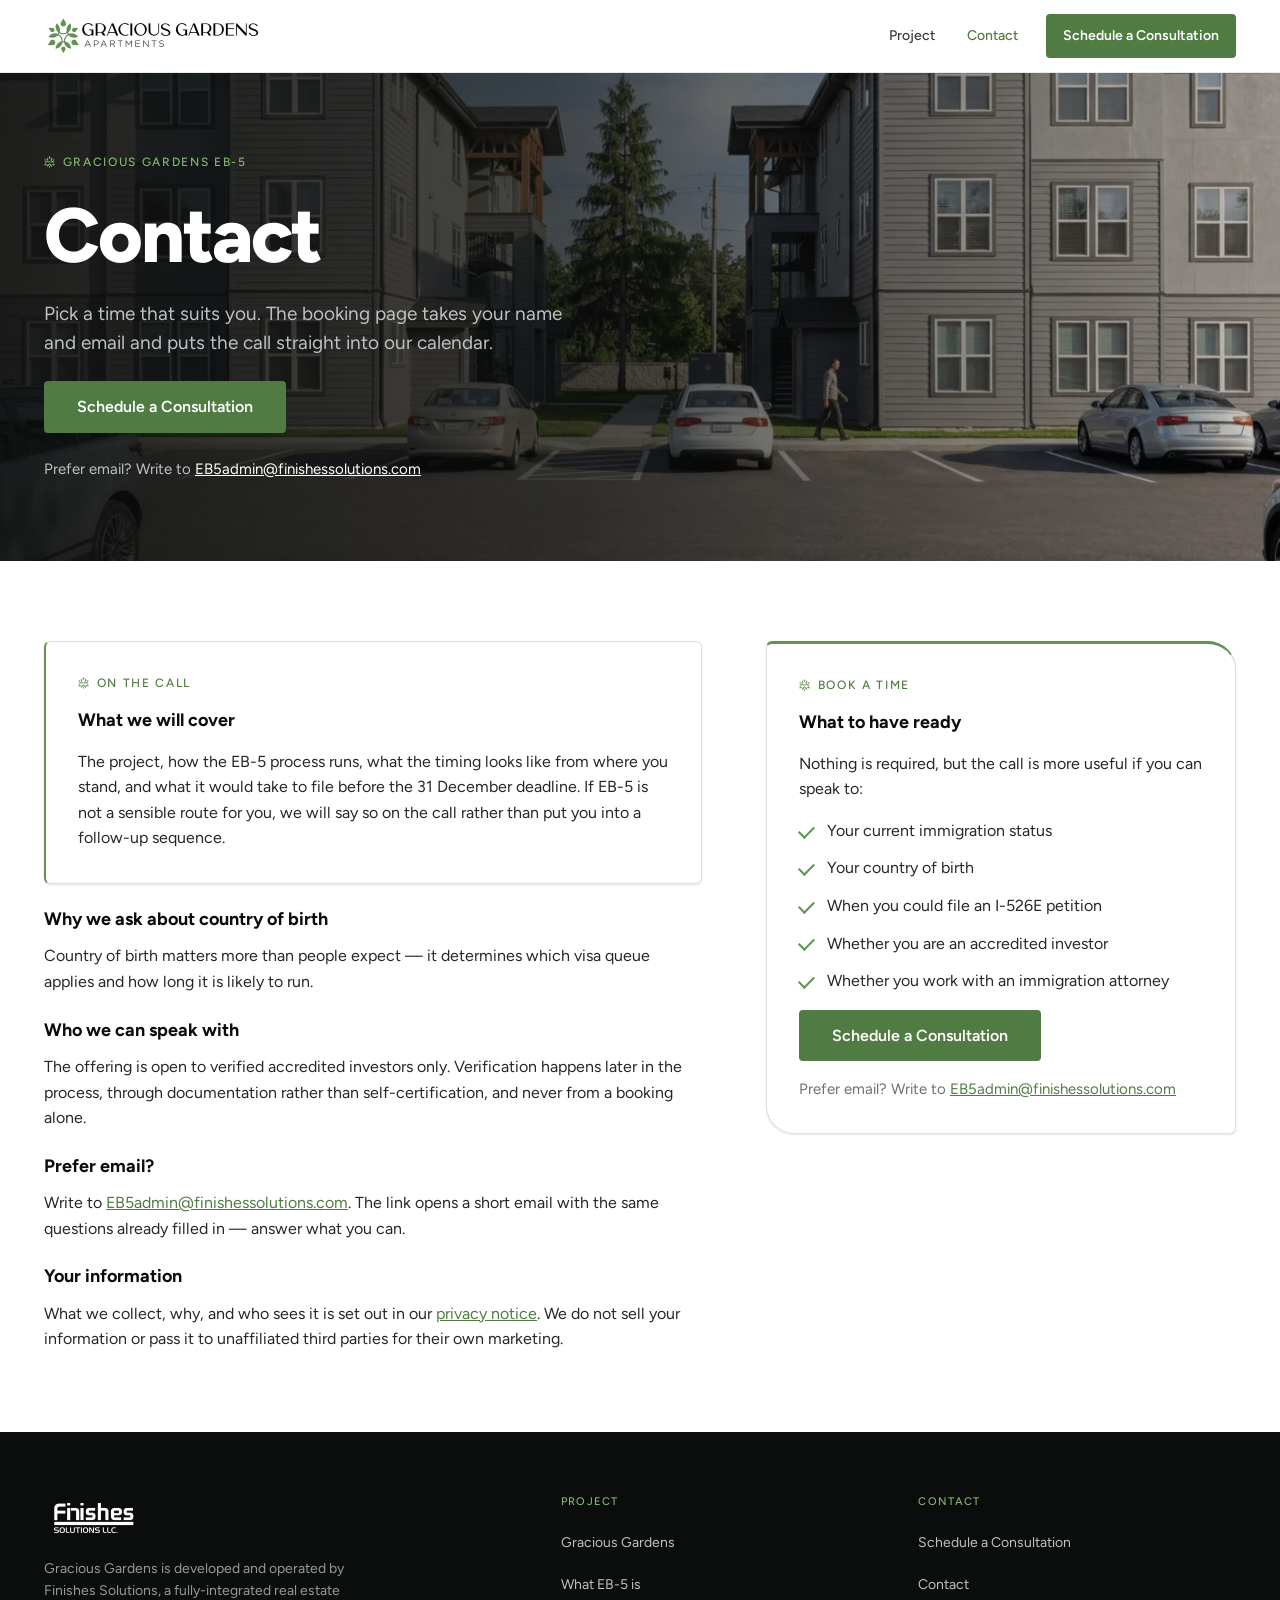
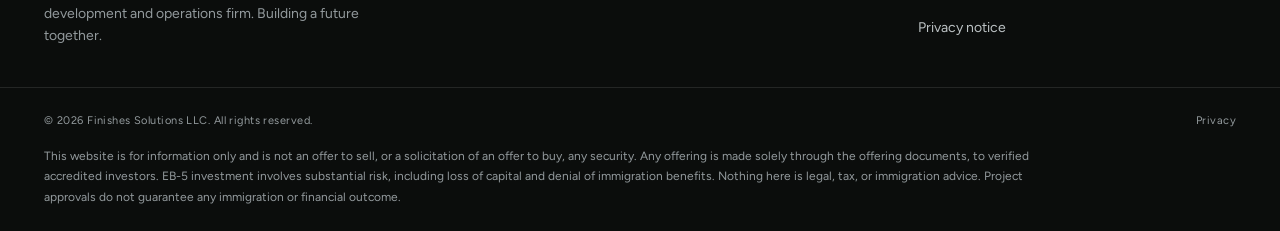
<file: site/contact.html>
<!doctype html>
<html lang="en">
<head>
<meta charset="utf-8">
<meta name="viewport" content="width=device-width, initial-scale=1">
<title>Contact — Gracious Gardens EB-5</title>
<meta name="description" content="Book a call with the Gracious Gardens EB-5 team to discuss the project, the EB-5 process, and your circumstances.">
<meta property="og:type" content="website">
<meta property="og:title" content="Contact — Gracious Gardens EB-5">
<meta property="og:description" content="Book a call with the Gracious Gardens EB-5 team to discuss the project, the EB-5 process, and your circumstances.">
<meta property="og:image" content="https://www.graciousgardens-eb5.com/assets/og-image.jpg">
<meta property="og:url" content="https://www.graciousgardens-eb5.com/contact.html">
<link rel="canonical" href="https://www.graciousgardens-eb5.com/contact.html">
<meta name="twitter:card" content="summary_large_image">
<link rel="icon" href="assets/favicon-32.png" type="image/png">
<link rel="apple-touch-icon" href="assets/apple-touch-icon.png">
<link rel="preconnect" href="https://fonts.googleapis.com">
<link rel="preconnect" href="https://fonts.gstatic.com" crossorigin>
<link rel="stylesheet" href="https://fonts.googleapis.com/css2?family=Figtree:wght@400;500;600;700;800&display=swap">
<link rel="stylesheet" href="styles.css">
<script>document.documentElement.classList.add('js')</script>
<script src="assets/site.js" defer></script>
<script src="assets/analytics.js" defer></script>
</head>
<body>

<a class="skip-link" href="#main">Skip to content</a>

<header class="site-header">
  <div class="container">
    <a class="brand-link" href="index.html"><img src="assets/gg-lockup-h-436.png" width="218" height="40" alt="Gracious Gardens Apartments"></a>
    <div class="header-actions">
      <nav class="nav" aria-label="Main">
        <a href="index.html">Project</a>
        <a href="contact.html" aria-current="page">Contact</a>
      </nav>
      <a class="btn btn-primary btn-sm" href="https://bookings.cloud.microsoft/book/GraciousGardensEB51@finishesetc.net/" target="_blank" rel="noopener">Schedule a Consultation<span class="visually-hidden"> (opens in a new tab)</span></a>
    </div>
  </div>
</header>

<main id="main">

  <div class="hero hero-photo hero-short">
    <img class="hero-img" src="assets/photos/gg-courtyard-1600.webp" srcset="assets/photos/gg-courtyard-800.webp 800w, assets/photos/gg-courtyard-1600.webp 1600w" sizes="100vw" width="1600" height="1074" fetchpriority="high" decoding="async" alt="" data-parallax>
    <div class="container">
      <div class="hero-copy">
        <p class="eyebrow">Gracious Gardens EB-5</p>
        <h1><span class="line"><span>Contact</span></span></h1>
        <p class="lede">Pick a time that suits you. The booking page takes your name and email and puts the call straight into our calendar.</p>
        <div class="btn-group">
          <a class="btn btn-primary btn-lg" href="https://bookings.cloud.microsoft/book/GraciousGardensEB51@finishesetc.net/" target="_blank" rel="noopener">Schedule a Consultation<span class="visually-hidden"> (opens in a new tab)</span></a>
        </div>
        <p class="hero-note">Prefer email? Write to <a href="mailto:EB5admin@finishessolutions.com?subject=Gracious%20Gardens%20EB-5%20inquiry&amp;body=Hello%2C%0D%0A%0D%0AI%27d%20like%20to%20learn%20more%20about%20the%20Gracious%20Gardens%20EB-5%20project.%0D%0A%0D%0AName%3A%0D%0APhone%20%28with%20country%20code%29%3A%0D%0ACountry%20of%20birth%3A%0D%0ACurrent%20immigration%20status%3A%0D%0AWhen%20I%20could%20file%20an%20I-526E%20petition%3A%0D%0AAccredited%20investor%20%28yes%20/%20no%20/%20not%20sure%29%3A%0D%0AWorking%20with%20an%20immigration%20attorney%20%28yes%20/%20no%29%3A%0D%0A%0D%0AMy%20questions%3A%0D%0A%0D%0A">EB5admin@finishessolutions.com</a></p>
      </div>
    </div>
  </div>

  <section class="band">
    <div class="container contact-grid">

      <div class="contact-main stack">
        <div class="card card-green" data-reveal>
          <p class="eyebrow eyebrow-green">On the call</p>
          <h2 class="h3">What we will cover</h2>
          <p>The project, how the EB-5 process runs, what the timing looks like from where you stand, and what it would take to file before the 31 December deadline. If EB-5 is not a sensible route for you, we will say so on the call rather than put you into a follow-up sequence.</p>
        </div>

        <div class="stack-tight" data-reveal>
          <h2 class="h3">Why we ask about country of birth</h2>
          <p>Country of birth matters more than people expect — it determines which visa queue applies and how long it is likely to run.</p>
        </div>

        <div class="stack-tight" data-reveal>
          <h2 class="h3">Who we can speak with</h2>
          <p>The offering is open to verified accredited investors only. Verification happens later in the process, through documentation rather than self-certification, and never from a booking alone.</p>
        </div>


        <div class="stack-tight" data-reveal>
          <h2 class="h3">Prefer email?</h2>
          <p>Write to <a href="mailto:EB5admin@finishessolutions.com?subject=Gracious%20Gardens%20EB-5%20inquiry&amp;body=Hello%2C%0D%0A%0D%0AI%27d%20like%20to%20learn%20more%20about%20the%20Gracious%20Gardens%20EB-5%20project.%0D%0A%0D%0AName%3A%0D%0APhone%20%28with%20country%20code%29%3A%0D%0ACountry%20of%20birth%3A%0D%0ACurrent%20immigration%20status%3A%0D%0AWhen%20I%20could%20file%20an%20I-526E%20petition%3A%0D%0AAccredited%20investor%20%28yes%20/%20no%20/%20not%20sure%29%3A%0D%0AWorking%20with%20an%20immigration%20attorney%20%28yes%20/%20no%29%3A%0D%0A%0D%0AMy%20questions%3A%0D%0A%0D%0A">EB5admin@finishessolutions.com</a>. The link opens a short email with the same questions already filled in — answer what you can.</p>
        </div>

        <div class="stack-tight" data-reveal>
          <h2 class="h3">Your information</h2>
          <p>What we collect, why, and who sees it is set out in our <a href="privacy.html">privacy notice</a>. We do not sell your information or pass it to unaffiliated third parties for their own marketing.</p>
        </div>
      </div>

      <aside class="card email-card" data-reveal aria-labelledby="email-card-heading">
        <p class="eyebrow eyebrow-green">Book a time</p>
        <h2 class="h3" id="email-card-heading">What to have ready</h2>
        <p>Nothing is required, but the call is more useful if you can speak to:</p>
        <ul class="checklist">
          <li>Your current immigration status</li>
          <li>Your country of birth</li>
          <li>When you could file an I-526E petition</li>
          <li>Whether you are an accredited investor</li>
          <li>Whether you work with an immigration attorney</li>
        </ul>
        <a class="btn btn-primary btn-lg" href="https://bookings.cloud.microsoft/book/GraciousGardensEB51@finishesetc.net/" target="_blank" rel="noopener">Schedule a Consultation<span class="visually-hidden"> (opens in a new tab)</span></a>
        <p class="email-alt">Prefer email? Write to <a href="mailto:EB5admin@finishessolutions.com?subject=Gracious%20Gardens%20EB-5%20inquiry&amp;body=Hello%2C%0D%0A%0D%0AI%27d%20like%20to%20learn%20more%20about%20the%20Gracious%20Gardens%20EB-5%20project.%0D%0A%0D%0AName%3A%0D%0APhone%20%28with%20country%20code%29%3A%0D%0ACountry%20of%20birth%3A%0D%0ACurrent%20immigration%20status%3A%0D%0AWhen%20I%20could%20file%20an%20I-526E%20petition%3A%0D%0AAccredited%20investor%20%28yes%20/%20no%20/%20not%20sure%29%3A%0D%0AWorking%20with%20an%20immigration%20attorney%20%28yes%20/%20no%29%3A%0D%0A%0D%0AMy%20questions%3A%0D%0A%0D%0A">EB5admin@finishessolutions.com</a></p>
      </aside>

    </div>
  </section>

</main>

<footer class="site-footer">
  <div class="container footer-main">
    <div class="footer-brand">
      <img src="assets/finishes-logo-white-198.png" width="99" height="46" alt="Finishes Solutions">
      <p>Gracious Gardens is developed and operated by Finishes Solutions, a fully-integrated real estate development and operations firm. Building a future together.</p>
    </div>
    <div class="footer-col">
      <h2>Project</h2>
      <ul>
        <li><a href="index.html">Gracious Gardens</a></li>
        <li><a href="index.html#what-is-eb5">What EB-5 is</a></li>
      </ul>
    </div>
    <div class="footer-col">
      <h2>Contact</h2>
      <ul>
        <li><a href="https://bookings.cloud.microsoft/book/GraciousGardensEB51@finishesetc.net/" target="_blank" rel="noopener">Schedule a Consultation<span class="visually-hidden"> (opens in a new tab)</span></a></li>
        <li><a href="contact.html">Contact</a></li>
        <li><a href="privacy.html">Privacy notice</a></li>
      </ul>
    </div>
  </div>
  <div class="footer-legal">
    <div class="container">
      <div class="footer-meta">
        <span>&copy; 2026 Finishes Solutions LLC. All rights reserved.</span>
        <span><a href="privacy.html">Privacy</a></span>
      </div>
      <p class="disclaimer">This website is for information only and is not an offer to sell, or a solicitation of an offer to buy, any security. Any offering is made solely through the offering documents, to verified accredited investors. EB-5 investment involves substantial risk, including loss of capital and denial of immigration benefits. Nothing here is legal, tax, or immigration advice. Project approvals do not guarantee any immigration or financial outcome.</p>
    </div>
  </div>
</footer>
</body>
</html>
</file>
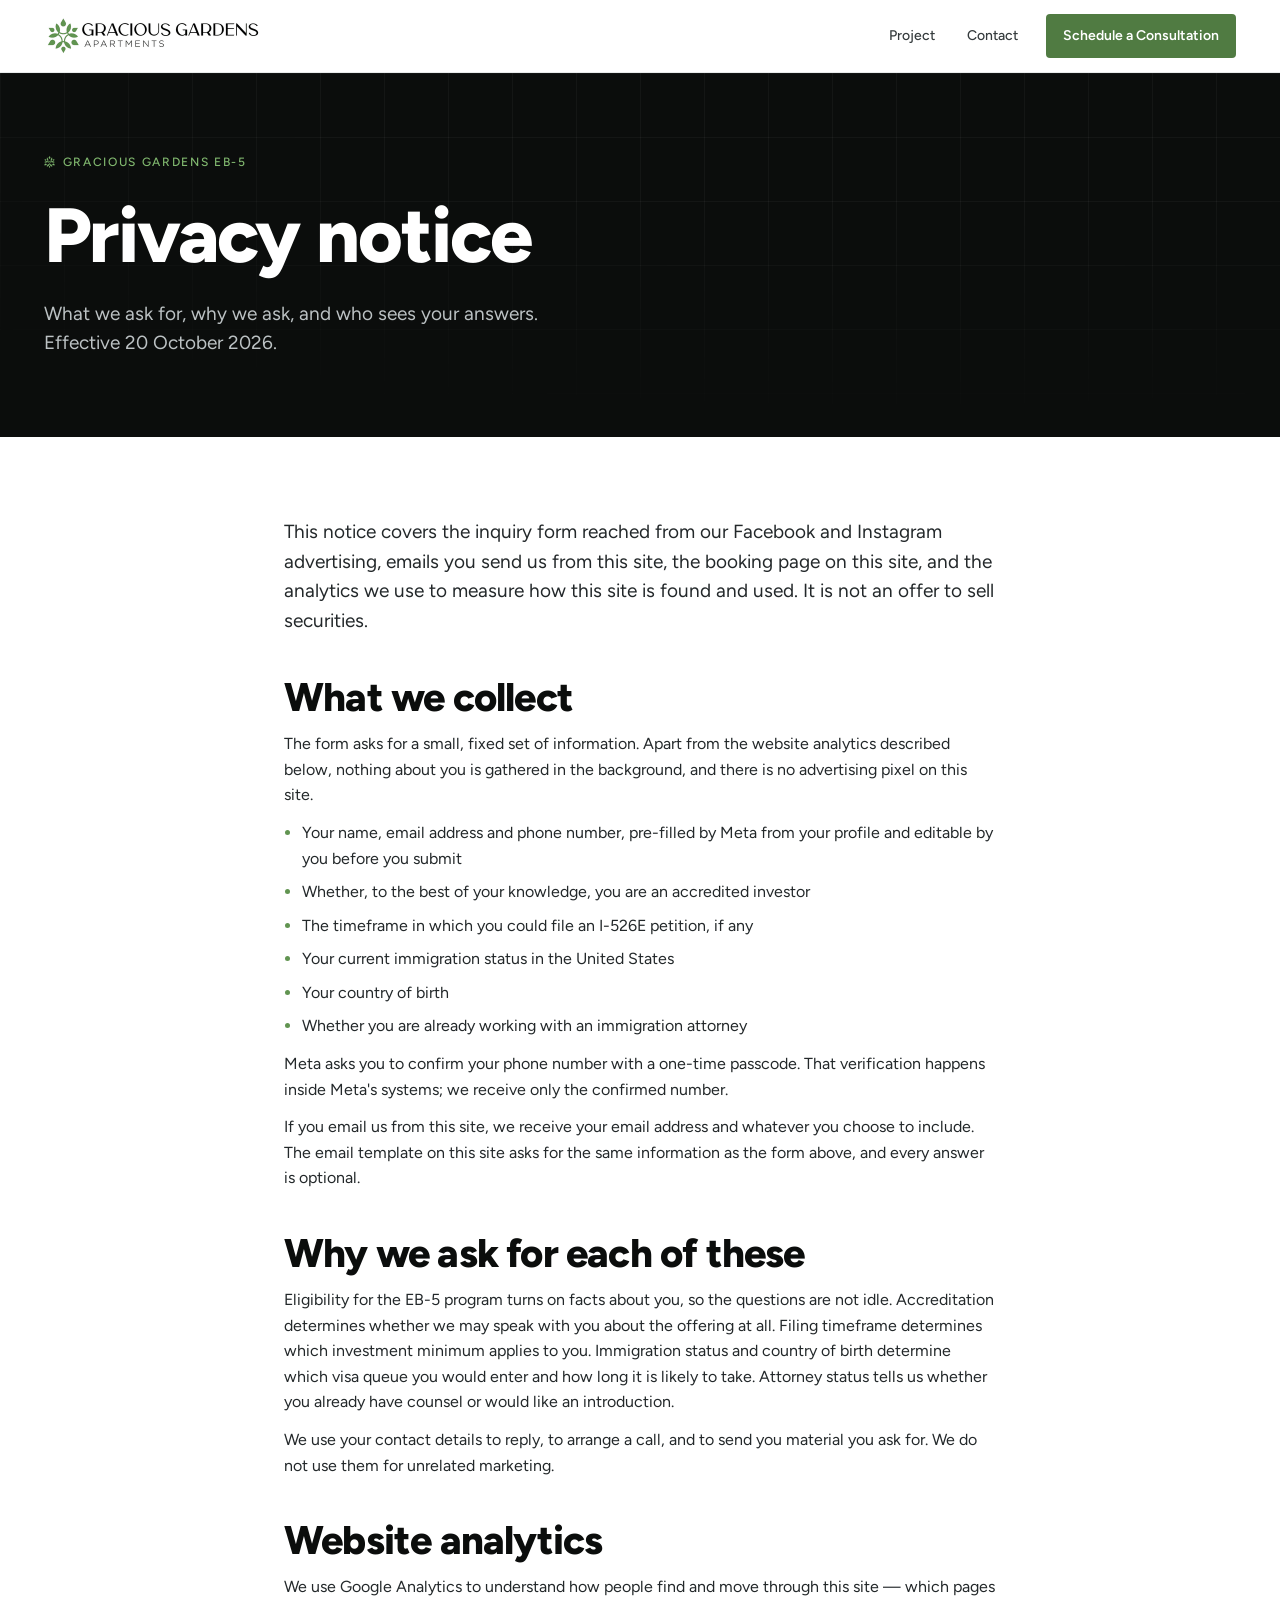
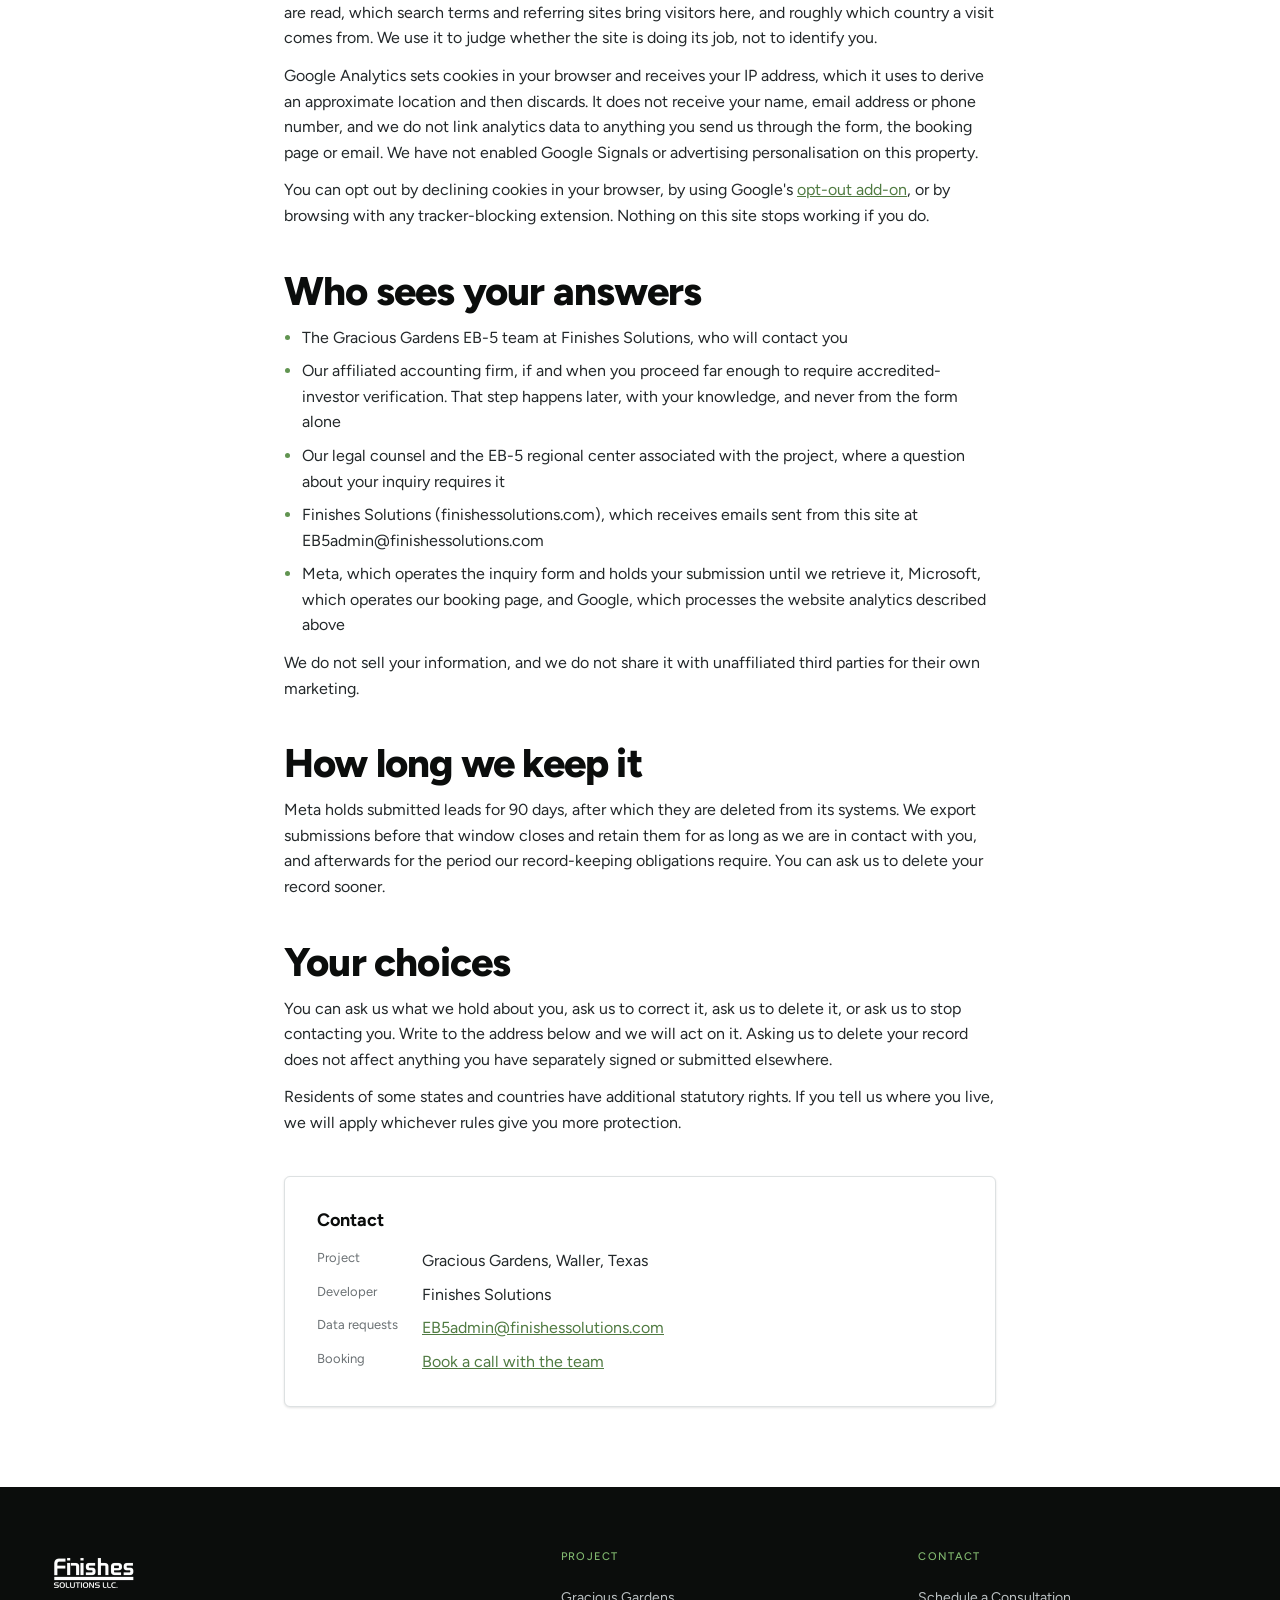
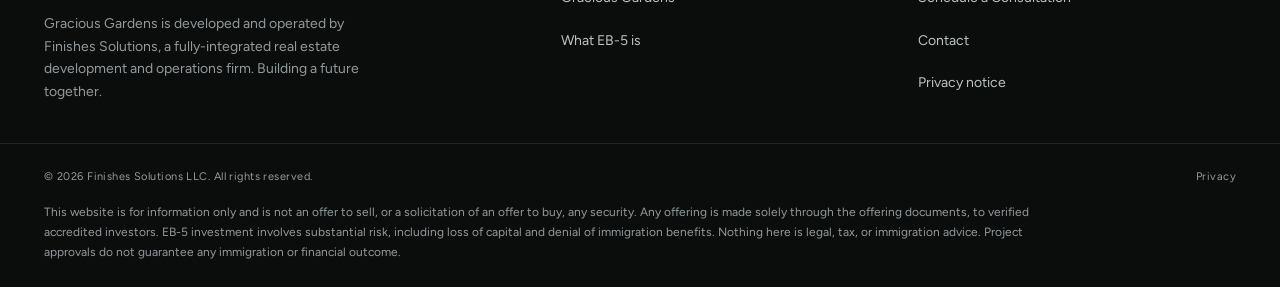
<file: site/privacy.html>
<!doctype html>
<html lang="en">
<head>
<meta charset="utf-8">
<meta name="viewport" content="width=device-width, initial-scale=1">
<title>Privacy notice — Gracious Gardens EB-5</title>
<meta name="description" content="What the Gracious Gardens EB-5 inquiry form asks, why we ask, and who sees your answers.">
<meta property="og:type" content="website">
<meta property="og:title" content="Privacy notice — Gracious Gardens EB-5">
<meta property="og:image" content="https://www.graciousgardens-eb5.com/assets/og-image.jpg">
<meta property="og:url" content="https://www.graciousgardens-eb5.com/privacy.html">
<link rel="canonical" href="https://www.graciousgardens-eb5.com/privacy.html">
<link rel="icon" href="assets/favicon-32.png" type="image/png">
<link rel="apple-touch-icon" href="assets/apple-touch-icon.png">
<link rel="preconnect" href="https://fonts.googleapis.com">
<link rel="preconnect" href="https://fonts.gstatic.com" crossorigin>
<link rel="stylesheet" href="https://fonts.googleapis.com/css2?family=Figtree:wght@400;500;600;700;800&display=swap">
<link rel="stylesheet" href="styles.css">
<script>document.documentElement.classList.add('js')</script>
<script src="assets/site.js" defer></script>
<script src="assets/analytics.js" defer></script>
</head>
<body>

<a class="skip-link" href="#main">Skip to content</a>

<header class="site-header">
  <div class="container">
    <a class="brand-link" href="index.html"><img src="assets/gg-lockup-h-436.png" width="218" height="40" alt="Gracious Gardens Apartments"></a>
    <div class="header-actions">
      <nav class="nav" aria-label="Main">
        <a href="index.html">Project</a>
        <a href="contact.html">Contact</a>
      </nav>
      <a class="btn btn-primary btn-sm" href="https://bookings.cloud.microsoft/book/GraciousGardensEB51@finishesetc.net/" target="_blank" rel="noopener">Schedule a Consultation<span class="visually-hidden"> (opens in a new tab)</span></a>
    </div>
  </div>
</header>

<main id="main">

  <div class="hero">
    <div class="container">
      <div class="hero-copy">
        <p class="eyebrow">Gracious Gardens EB-5</p>
        <h1><span class="line"><span>Privacy notice</span></span></h1>
        <p class="lede">What we ask for, why we ask, and who sees your answers. Effective 20 October 2026.</p>
      </div>
    </div>
  </div>

  <section class="band">
    <div class="container narrow policy">

      <p class="lede">This notice covers the inquiry form reached from our Facebook and Instagram advertising, emails you send us from this site, the booking page on this site, and the analytics we use to measure how this site is found and used. It is not an offer to sell securities.</p>

      <section data-reveal>
        <h2>What we collect</h2>
        <p>The form asks for a small, fixed set of information. Apart from the website analytics described below, nothing about you is gathered in the background, and there is no advertising pixel on this site.</p>
        <ul>
          <li>Your name, email address and phone number, pre-filled by Meta from your profile and editable by you before you submit</li>
          <li>Whether, to the best of your knowledge, you are an accredited investor</li>
          <li>The timeframe in which you could file an I-526E petition, if any</li>
          <li>Your current immigration status in the United States</li>
          <li>Your country of birth</li>
          <li>Whether you are already working with an immigration attorney</li>
        </ul>
        <p>Meta asks you to confirm your phone number with a one-time passcode. That verification happens inside Meta's systems; we receive only the confirmed number.</p>
        <p>If you email us from this site, we receive your email address and whatever you choose to include. The email template on this site asks for the same information as the form above, and every answer is optional.</p>
      </section>

      <section data-reveal>
        <h2>Why we ask for each of these</h2>
        <p>Eligibility for the EB-5 program turns on facts about you, so the questions are not idle. Accreditation determines whether we may speak with you about the offering at all. Filing timeframe determines which investment minimum applies to you. Immigration status and country of birth determine which visa queue you would enter and how long it is likely to take. Attorney status tells us whether you already have counsel or would like an introduction.</p>
        <p>We use your contact details to reply, to arrange a call, and to send you material you ask for. We do not use them for unrelated marketing.</p>
      </section>

      <section data-reveal>
        <h2>Website analytics</h2>
        <p>We use Google Analytics to understand how people find and move through this site — which pages are read, which search terms and referring sites bring visitors here, and roughly which country a visit comes from. We use it to judge whether the site is doing its job, not to identify you.</p>
        <p>Google Analytics sets cookies in your browser and receives your IP address, which it uses to derive an approximate location and then discards. It does not receive your name, email address or phone number, and we do not link analytics data to anything you send us through the form, the booking page or email. We have not enabled Google Signals or advertising personalisation on this property.</p>
        <p>You can opt out by declining cookies in your browser, by using Google's <a href="https://tools.google.com/dlpage/gaoptout" target="_blank" rel="noopener">opt-out add-on<span class="visually-hidden"> (opens in a new tab)</span></a>, or by browsing with any tracker-blocking extension. Nothing on this site stops working if you do.</p>
      </section>

      <section data-reveal>
        <h2>Who sees your answers</h2>
        <ul>
          <li>The Gracious Gardens EB-5 team at Finishes Solutions, who will contact you</li>
          <li>Our affiliated accounting firm, if and when you proceed far enough to require accredited-investor verification. That step happens later, with your knowledge, and never from the form alone</li>
          <li>Our legal counsel and the EB-5 regional center associated with the project, where a question about your inquiry requires it</li>
          <li>Finishes Solutions (finishessolutions.com), which receives emails sent from this site at EB5admin@finishessolutions.com</li>
          <li>Meta, which operates the inquiry form and holds your submission until we retrieve it, Microsoft, which operates our booking page, and Google, which processes the website analytics described above</li>
        </ul>
        <p>We do not sell your information, and we do not share it with unaffiliated third parties for their own marketing.</p>
      </section>

      <section data-reveal>
        <h2>How long we keep it</h2>
        <p>Meta holds submitted leads for 90 days, after which they are deleted from its systems. We export submissions before that window closes and retain them for as long as we are in contact with you, and afterwards for the period our record-keeping obligations require. You can ask us to delete your record sooner.</p>
      </section>

      <section data-reveal>
        <h2>Your choices</h2>
        <p>You can ask us what we hold about you, ask us to correct it, ask us to delete it, or ask us to stop contacting you. Write to the address below and we will act on it. Asking us to delete your record does not affect anything you have separately signed or submitted elsewhere.</p>
        <p>Residents of some states and countries have additional statutory rights. If you tell us where you live, we will apply whichever rules give you more protection.</p>
      </section>

      <div class="card" data-reveal>
        <h3>Contact</h3>
        <dl>
          <dt>Project</dt>
          <dd>Gracious Gardens, Waller, Texas</dd>
          <dt>Developer</dt>
          <dd>Finishes Solutions</dd>
          <dt>Data requests</dt>
          <dd><a href="mailto:EB5admin@finishessolutions.com">EB5admin@finishessolutions.com</a></dd>
          <dt>Booking</dt>
          <dd><a href="https://bookings.cloud.microsoft/book/GraciousGardensEB51@finishesetc.net/" target="_blank" rel="noopener">Book a call with the team<span class="visually-hidden"> (opens in a new tab)</span></a></dd>
        </dl>
      </div>

    </div>
  </section>

</main>

<footer class="site-footer">
  <div class="container footer-main">
    <div class="footer-brand">
      <img src="assets/finishes-logo-white-198.png" width="99" height="46" alt="Finishes Solutions">
      <p>Gracious Gardens is developed and operated by Finishes Solutions, a fully-integrated real estate development and operations firm. Building a future together.</p>
    </div>
    <div class="footer-col">
      <h2>Project</h2>
      <ul>
        <li><a href="index.html">Gracious Gardens</a></li>
        <li><a href="index.html#what-is-eb5">What EB-5 is</a></li>
      </ul>
    </div>
    <div class="footer-col">
      <h2>Contact</h2>
      <ul>
        <li><a href="https://bookings.cloud.microsoft/book/GraciousGardensEB51@finishesetc.net/" target="_blank" rel="noopener">Schedule a Consultation<span class="visually-hidden"> (opens in a new tab)</span></a></li>
        <li><a href="contact.html">Contact</a></li>
        <li><a href="privacy.html">Privacy notice</a></li>
      </ul>
    </div>
  </div>
  <div class="footer-legal">
    <div class="container">
      <div class="footer-meta">
        <span>&copy; 2026 Finishes Solutions LLC. All rights reserved.</span>
        <span><a href="privacy.html">Privacy</a></span>
      </div>
      <p class="disclaimer">This website is for information only and is not an offer to sell, or a solicitation of an offer to buy, any security. Any offering is made solely through the offering documents, to verified accredited investors. EB-5 investment involves substantial risk, including loss of capital and denial of immigration benefits. Nothing here is legal, tax, or immigration advice. Project approvals do not guarantee any immigration or financial outcome.</p>
    </div>
  </div>
</footer>

</body>
</html>
</file>
<file: styles.css>
/* Gracious Gardens EB-5 — built on the Finishes Solutions design system.
   Patterns follow ui_kits/website: white sticky header, ink-950 hero with blueprint
   grid, green left-rule stats band, full-green CTA band, ink-950 column footer. */

@import url('https://fonts.googleapis.com/css2?family=Montserrat:wght@400;500;600;700;800&family=IBM+Plex+Mono:wght@400;500;600&display=swap');

:root{
  /* Brand green */
  --green-900:#00351a; --green-800:#004d1e; --green-700:#006527;
  --green-600:#0a7a36; --green-400:#4caf70; --green-50:#f1f8f4;

  /* Neutral / concrete grey */
  --ink-950:#0b0d0c; --ink-900:#16191a; --ink-800:#23282a; --ink-700:#353b3d;
  --ink-500:#6b7174; --ink-400:#939a9d; --ink-300:#bcc2c4; --ink-200:#dde1e2;
  --ink-150:#e8ebeb; --ink-100:#f1f3f3; --ink-50:#f8f9f9; --white:#ffffff;

  /* Semantic */
  --surface-page:var(--white);
  --surface-sunken:var(--ink-50);
  --text-strong:var(--ink-950);
  --text-body:var(--ink-800);
  --text-muted:var(--ink-500);
  --border-subtle:var(--ink-150);
  --border-default:var(--ink-200);

  /* Type */
  --font-display:'Montserrat',system-ui,-apple-system,sans-serif;
  --font-body:'Montserrat',system-ui,-apple-system,sans-serif;
  --font-mono:'IBM Plex Mono',ui-monospace,'SF Mono',Menlo,monospace;
  --tracking-label:0.14em;

  /* Space / radius / shadow / motion */
  --space-2:0.5rem; --space-3:0.75rem; --space-4:1rem; --space-5:1.5rem;
  --space-6:2rem; --space-7:2.5rem; --space-8:3rem; --space-9:4rem; --space-10:5rem;
  --radius-sm:4px; --radius-md:6px; --radius-lg:10px;
  --shadow-sm:0 1px 3px rgba(11,13,12,0.08),0 1px 2px rgba(11,13,12,0.04);
  --shadow-focus:0 0 0 3px rgba(10,122,54,0.32);
  --ease-out:cubic-bezier(0.16,1,0.3,1);
  --dur-fast:120ms; --dur-base:200ms;
  --container-max:1240px; --container-narrow:760px;
  --gutter:var(--space-5);

  color-scheme:light;
}

*{box-sizing:border-box}
html{-webkit-text-size-adjust:100%}
body{
  margin:0;background:var(--surface-page);color:var(--text-body);
  font-family:var(--font-body);font-size:1rem;line-height:1.6;
  -webkit-font-smoothing:antialiased;
}
img{max-width:100%;display:block}
a{color:var(--green-700)}
a:hover{color:var(--green-800)}
:focus-visible{outline:none;box-shadow:var(--shadow-focus);border-radius:var(--radius-sm)}

.container{
  max-width:var(--container-max);margin-inline:auto;
  padding-left:max(var(--gutter),env(safe-area-inset-left,0px));
  padding-right:max(var(--gutter),env(safe-area-inset-right,0px));
}
.narrow{max-width:var(--container-narrow)}
.band{padding-block:var(--space-10)}
.sunken{background:var(--surface-sunken);border-block:1px solid var(--border-subtle)}

/* ---------- Type ---------- */
h1,h2,h3{font-family:var(--font-display);color:var(--text-strong);margin:0;text-wrap:balance}
h1{font-size:clamp(2.75rem,6vw,4.875rem);font-weight:800;letter-spacing:-0.025em;line-height:1.02}
h2{font-size:clamp(1.625rem,3.6vw,2.5rem);font-weight:800;letter-spacing:-0.02em;line-height:1.1}
h3{font-size:1.125rem;font-weight:700;line-height:1.3}
p{margin:0}
.lede{font-size:1.1875rem;line-height:1.55}
.eyebrow{
  font-family:var(--font-mono);font-size:0.75rem;font-weight:500;
  letter-spacing:var(--tracking-label);text-transform:uppercase;
  color:var(--text-muted);margin:0;
}
.eyebrow-green{color:var(--green-700)}
.hl{background:var(--green-700);color:var(--white);padding:0 0.18em;-webkit-box-decoration-break:clone;box-decoration-break:clone}
.stack{display:flex;flex-direction:column;gap:var(--space-5)}
.stack-tight{display:flex;flex-direction:column;gap:var(--space-3)}

/* ---------- Header ---------- */
.site-header{
  position:sticky;top:env(safe-area-inset-top,0px);z-index:20;
  background:var(--white);border-bottom:1px solid var(--border-subtle);
}
.site-header .container{
  min-height:72px;display:flex;align-items:center;justify-content:space-between;
  gap:var(--space-5);flex-wrap:wrap;padding-block:var(--space-3);
}
.brand-link{display:inline-flex;align-items:center}
.brand-link img{height:40px;width:auto}
.nav{display:flex;gap:var(--space-2);align-items:center}
.nav a{
  font-family:var(--font-body);font-size:0.875rem;font-weight:500;
  color:var(--ink-700);padding:var(--space-2) var(--space-3);
  border-radius:var(--radius-sm);text-decoration:none;
  transition:color var(--dur-fast) var(--ease-out),background var(--dur-fast) var(--ease-out);
}
.nav a:hover{background:var(--ink-50);color:var(--text-strong)}
.nav a[aria-current="page"]{color:var(--green-700)}
.header-actions{display:flex;align-items:center;gap:var(--space-4)}

/* ---------- Hero ---------- */
.hero{position:relative;background:var(--ink-950);color:var(--white);overflow:hidden}
.hero::before{
  content:"";position:absolute;inset:0;pointer-events:none;
  background-image:linear-gradient(rgba(255,255,255,0.04) 1px,transparent 1px),
                   linear-gradient(90deg,rgba(255,255,255,0.04) 1px,transparent 1px);
  background-size:64px 64px;
  -webkit-mask-image:radial-gradient(120% 100% at 70% 0%,#000 40%,transparent 100%);
  mask-image:radial-gradient(120% 100% at 70% 0%,#000 40%,transparent 100%);
}
.hero .container{position:relative;padding-block:var(--space-10)}
.hero-grid{display:grid;grid-template-columns:1.15fr 0.85fr;gap:var(--space-9);align-items:center}
.hero h1{color:var(--white)}
.hero .eyebrow{color:var(--green-400)}
.hero .lede{color:var(--ink-300);max-width:34rem}
.hero-copy{display:flex;flex-direction:column;gap:var(--space-5)}

.tile{
  aspect-ratio:4/5;border-radius:var(--radius-lg);position:relative;overflow:hidden;
  background:linear-gradient(150deg,#1b3921,var(--green-700) 70%,var(--green-600));
  border:1px solid rgba(255,255,255,0.1);
  display:flex;align-items:flex-end;padding:var(--space-6);
}
.tile img{position:absolute;right:-10%;top:-6%;height:76%;width:auto;max-width:none;opacity:0.12}
.tile-body{position:relative;display:flex;flex-direction:column;gap:var(--space-2)}
.tile-label{font-family:var(--font-mono);font-size:0.6875rem;letter-spacing:0.12em;text-transform:uppercase;color:rgba(255,255,255,0.72)}
.tile-title{font-family:var(--font-display);font-weight:700;font-size:1.625rem;line-height:1.1;color:var(--white)}
.tile-meta{font-size:0.875rem;color:rgba(255,255,255,0.82)}

/* ---------- Stats band ---------- */
.stats{background:var(--white);border-bottom:1px solid var(--border-subtle)}
.stats .container{padding-block:var(--space-8)}
.stats-grid{display:grid;grid-template-columns:repeat(4,minmax(0,1fr));gap:var(--space-6)}
.stat{border-left:2px solid var(--green-700);padding-left:18px;display:flex;flex-direction:column;gap:var(--space-2);min-width:0}
.stat-value{
  font-family:var(--font-mono);font-size:1.25rem;font-weight:600;color:var(--text-strong);
  line-height:1.2;font-variant-numeric:tabular-nums;
}
.stat-label{font-family:var(--font-mono);font-size:0.6875rem;letter-spacing:var(--tracking-label);text-transform:uppercase;color:var(--text-muted)}

/* ---------- Cards ---------- */
.card{
  background:var(--white);border:1px solid var(--border-default);border-radius:var(--radius-md);
  padding:var(--space-6);box-shadow:var(--shadow-sm);display:flex;flex-direction:column;gap:var(--space-4);
}
.card-green{border-left:2px solid var(--green-700)}
.note{
  border-left:2px solid var(--green-700);background:var(--green-50);
  padding:var(--space-5);border-radius:0 var(--radius-sm) var(--radius-sm) 0;
  display:flex;flex-direction:column;gap:var(--space-2);
}
.note strong{color:var(--text-strong)}

/* ---------- Buttons ---------- */
.btn{
  display:inline-flex;align-items:center;justify-content:center;
  font-family:var(--font-body);font-weight:600;text-decoration:none;cursor:pointer;
  border:1px solid transparent;border-radius:var(--radius-sm);
  transition:background var(--dur-fast) var(--ease-out),color var(--dur-fast) var(--ease-out),border-color var(--dur-fast) var(--ease-out);
}
.btn-sm{font-size:0.875rem;padding:var(--space-2) var(--space-4)}
.btn-lg{font-size:1rem;padding:var(--space-3) var(--space-6)}
.btn-primary{background:var(--green-700);color:var(--white)}
.btn-primary:hover{background:var(--green-800);color:var(--white)}
.btn-inverse{background:var(--white);color:var(--green-800)}
.btn-inverse:hover{background:var(--ink-100);color:var(--green-900)}
.btn-outline{background:transparent;color:var(--text-strong);border-color:var(--ink-300)}
.btn-outline:hover{background:var(--ink-50)}
.btn-group{display:flex;gap:var(--space-3);flex-wrap:wrap}

/* ---------- Green CTA band ---------- */
.cta{position:relative;background:var(--green-700);color:var(--white);overflow:hidden}
.cta img{position:absolute;left:4%;top:50%;transform:translateY(-50%);height:150%;width:auto;max-width:none;opacity:0.08}
.cta .container{position:relative;padding-block:var(--space-10);display:flex;flex-direction:column;align-items:center;text-align:center;gap:var(--space-5)}
.cta h2{color:var(--white);max-width:46rem}
.cta .eyebrow{color:rgba(255,255,255,0.8)}
.cta p{color:rgba(255,255,255,0.88);max-width:36rem;font-size:1.0625rem}
.cta .hl{background:var(--white);color:var(--green-800)}

/* ---------- Policy ---------- */
.policy{display:flex;flex-direction:column;gap:var(--space-7)}
.policy section{display:flex;flex-direction:column;gap:var(--space-3)}
.policy ul{margin:0;padding-left:1.15rem;display:flex;flex-direction:column;gap:var(--space-2)}
.policy li::marker{color:var(--green-700)}
.policy dl{margin:0;display:grid;grid-template-columns:auto 1fr;gap:var(--space-2) var(--space-5)}
.policy dt{font-family:var(--font-mono);font-size:0.8125rem;color:var(--text-muted);white-space:nowrap}
.policy dd{margin:0}
.tbd{font-family:var(--font-mono);font-size:0.8125rem;border:1px dashed var(--green-600);color:var(--green-700);border-radius:var(--radius-sm);padding:2px 8px;display:inline-block}

/* ---------- Footer ---------- */
.site-footer{background:var(--ink-950);color:var(--white)}
.footer-main{padding-block:var(--space-9) var(--space-7);display:grid;grid-template-columns:1.5fr 1fr 1fr;gap:var(--space-7)}
.footer-brand{display:flex;flex-direction:column;gap:var(--space-4);max-width:22rem}
.footer-brand img{height:46px;width:auto;align-self:flex-start;max-width:none}
.footer-brand p{font-size:0.875rem;line-height:1.6;color:var(--ink-400)}
.footer-col h3{font-family:var(--font-mono);font-size:0.6875rem;font-weight:500;letter-spacing:0.12em;text-transform:uppercase;color:var(--green-400);margin-bottom:var(--space-4)}
.footer-col ul{list-style:none;padding:0;margin:0;display:flex;flex-direction:column;gap:var(--space-3)}
.footer-col a{font-size:0.875rem;color:var(--ink-300);text-decoration:none}
.footer-col a:hover{color:var(--white);text-decoration:underline}
.footer-legal{border-top:1px solid rgba(255,255,255,0.1)}
.footer-legal .container{padding-block:var(--space-5);display:flex;flex-direction:column;gap:var(--space-4)}
.footer-meta{display:flex;justify-content:space-between;flex-wrap:wrap;gap:var(--space-3);font-family:var(--font-mono);font-size:0.6875rem;letter-spacing:0.04em;color:var(--ink-500)}
.footer-meta a{color:var(--ink-500);text-decoration:none}
.footer-meta a:hover{color:var(--ink-300)}
.footer-meta span{display:flex;gap:var(--space-5);flex-wrap:wrap}
.disclaimer{font-size:0.75rem;line-height:1.7;color:var(--ink-500);max-width:62rem}

@media (max-width:900px){
  .hero-grid{grid-template-columns:1fr;gap:var(--space-7)}
  .tile{aspect-ratio:16/10;max-width:none}
  .stats-grid{grid-template-columns:repeat(2,minmax(0,1fr));gap:var(--space-5)}
  .footer-main{grid-template-columns:1fr 1fr;gap:var(--space-6)}
  .footer-brand{grid-column:1 / -1}
}
@media (max-width:560px){
  .band,.hero .container,.cta .container{padding-block:var(--space-8)}
  .stats-grid{grid-template-columns:1fr}
  .site-header .container{min-height:0}
  .brand-link img{height:34px}
  .footer-main{grid-template-columns:1fr}
}
@media (prefers-reduced-motion:reduce){
  *{transition-duration:0.01ms!important;animation-duration:0.01ms!important}
}
</file>
<file: site/styles.css>
/* Gracious Gardens EB-5 — built on the Finishes Solutions design system.
   Patterns follow ui_kits/website: white sticky header, ink-950 hero with blueprint
   grid, green left-rule stats band, full-green CTA band, ink-950 column footer. */

:root{
  /* Gracious Gardens green, sampled from the logo (#619451 = --green-500).
     --green-600 and darker are the same hue, deep enough for white text (4.9:1+). */
  --green-900:#223e19; --green-800:#2f5124; --green-700:#3f6633;
  --green-600:#507b42; --green-500:#619451; --green-400:#81b86f; --green-50:#f2f7f0;

  /* Neutral / concrete grey */
  --ink-950:#0b0d0c; --ink-900:#16191a; --ink-800:#23282a; --ink-700:#353b3d;
  --ink-500:#6b7174; --ink-400:#939a9d; --ink-300:#bcc2c4; --ink-200:#dde1e2;
  --ink-150:#e8ebeb; --ink-100:#f1f3f3; --ink-50:#f8f9f9; --white:#ffffff;

  /* Semantic */
  --surface-page:var(--white);
  --surface-sunken:var(--ink-50);
  --text-strong:var(--ink-950);
  --text-body:var(--ink-800);
  --text-muted:var(--ink-500);
  --border-subtle:var(--ink-150);
  --border-default:var(--ink-200);

  /* Type */
  --font-display:'Figtree',system-ui,-apple-system,sans-serif;
  --font-body:'Figtree',system-ui,-apple-system,sans-serif;
  --font-mono:'Figtree',system-ui,-apple-system,sans-serif;
  --tracking-label:0.14em;

  /* Space / radius / shadow / motion */
  --space-2:0.5rem; --space-3:0.75rem; --space-4:1rem; --space-5:1.5rem;
  --space-6:2rem; --space-7:2.5rem; --space-8:3rem; --space-9:4rem; --space-10:5rem;
  --radius-sm:4px; --radius-md:6px; --radius-lg:10px;
  --shadow-sm:0 1px 3px rgba(11,13,12,0.08),0 1px 2px rgba(11,13,12,0.04);
  --shadow-focus:0 0 0 3px rgba(97,148,81,0.35);
  --ease-out:cubic-bezier(0.16,1,0.3,1);
  --dur-fast:120ms; --dur-base:200ms;
  --container-max:1240px; --container-narrow:760px;
  --leaf-sm:6px 28px 6px 28px; --leaf-md:6px 56px 6px 56px; --leaf-lg:8px 96px 8px 96px;
  --ease-smooth:cubic-bezier(0.22,1,0.36,1);
  --mark:url('assets/gg-mark-mask.png');
  --gutter:var(--space-5);

  color-scheme:light;
}

*{box-sizing:border-box}
html{-webkit-text-size-adjust:100%;scroll-padding-top:96px}
body{
  margin:0;background:var(--surface-page);color:var(--text-body);
  font-family:var(--font-body);font-size:1rem;line-height:1.6;
  -webkit-font-smoothing:antialiased;
}
img{max-width:100%;display:block}
a{color:var(--green-600)}
a:hover{color:var(--green-700)}
:focus-visible{outline:2px solid var(--green-500);outline-offset:2px;border-radius:var(--radius-sm)}
.hero :focus-visible,.cta :focus-visible,.site-footer :focus-visible{outline-color:var(--white)}
.skip-link{position:absolute;left:var(--space-4);top:-100px;z-index:100;background:var(--white);color:var(--green-800);font-weight:600;padding:var(--space-3) var(--space-4);border-radius:var(--radius-sm);box-shadow:var(--shadow-sm)}
.skip-link:focus{top:var(--space-3)}
.visually-hidden{position:absolute;width:1px;height:1px;padding:0;margin:-1px;overflow:hidden;clip:rect(0,0,0,0);white-space:nowrap;border:0}

.container{
  max-width:var(--container-max);margin-inline:auto;
  padding-left:max(var(--gutter),env(safe-area-inset-left,0px));
  padding-right:max(var(--gutter),env(safe-area-inset-right,0px));
}
.narrow{max-width:var(--container-narrow)}
.band{padding-block:var(--space-10)}
.sunken{background:var(--surface-sunken);border-block:1px solid var(--border-subtle)}

/* ---------- Type ---------- */
h1,h2,h3{font-family:var(--font-display);color:var(--text-strong);margin:0;text-wrap:balance}
h1{font-size:clamp(2.75rem,6vw,4.875rem);font-weight:800;letter-spacing:-0.025em;line-height:1.02}
h2{font-size:clamp(1.625rem,3.6vw,2.5rem);font-weight:800;letter-spacing:-0.02em;line-height:1.1}
.line{display:block;overflow:hidden;padding-bottom:0.14em;margin-bottom:-0.14em}
.line > span{display:inline-block}
/* Qualifier line inside the hero h1: keeps the brand dominant while the
   heading still carries what the project is and where. */
h1 .h1-sub{
  font-size:clamp(1rem,1.9vw,1.375rem);font-weight:600;
  letter-spacing:-0.005em;line-height:1.3;margin-top:0.5em;
}
h3,h2.h3{font-size:1.125rem;font-weight:700;letter-spacing:0;line-height:1.3}
p{margin:0}
.lede{font-size:1.1875rem;line-height:1.55}
.eyebrow{
  font-family:var(--font-mono);font-size:0.75rem;font-weight:500;
  letter-spacing:var(--tracking-label);text-transform:uppercase;
  color:var(--text-muted);margin:0;
}
.eyebrow::before{
  content:"";display:inline-block;width:0.95em;height:1.05em;margin-right:0.6em;vertical-align:-0.2em;
  background:currentColor;-webkit-mask:var(--mark) center/contain no-repeat;mask:var(--mark) center/contain no-repeat;
}
.eyebrow-green{color:var(--green-600)}
.eyebrow-green::before{background:var(--green-500)}
.hl{background:var(--green-600);color:var(--white);padding:0 0.18em;-webkit-box-decoration-break:clone;box-decoration-break:clone}
.stack{display:flex;flex-direction:column;gap:var(--space-5)}
.stack-tight{display:flex;flex-direction:column;gap:var(--space-3)}

/* ---------- Header ---------- */
.site-header{
  position:sticky;top:env(safe-area-inset-top,0px);z-index:20;
  background:rgba(255,255,255,0.92);border-bottom:1px solid var(--border-subtle);
  -webkit-backdrop-filter:saturate(180%) blur(10px);backdrop-filter:saturate(180%) blur(10px);
  transition:box-shadow 300ms var(--ease-out);
}
.site-header.is-scrolled{box-shadow:0 8px 24px -16px rgba(11,13,12,0.35)}
.site-header .container{
  min-height:72px;display:flex;align-items:center;justify-content:space-between;
  gap:var(--space-5);flex-wrap:wrap;padding-block:var(--space-3);
}
.brand-link{display:inline-flex;align-items:center}
.brand-link img{height:40px;width:auto}
.nav{display:flex;gap:var(--space-2);align-items:center}
.nav a{
  font-family:var(--font-body);font-size:0.875rem;font-weight:500;
  color:var(--ink-700);padding:var(--space-2) var(--space-3);
  min-height:44px;display:inline-flex;align-items:center;
  border-radius:var(--radius-sm);text-decoration:none;
  transition:color var(--dur-fast) var(--ease-out),background var(--dur-fast) var(--ease-out);
}
.nav a:hover{background:var(--ink-50);color:var(--text-strong)}
.nav a[aria-current="page"]{color:var(--green-600)}
.header-actions{display:flex;align-items:center;gap:var(--space-4)}

/* ---------- Hero ---------- */
.hero{position:relative;background:var(--ink-950);color:var(--white);overflow:hidden}
.hero::before{
  content:"";position:absolute;inset:0;pointer-events:none;
  background-image:linear-gradient(rgba(255,255,255,0.04) 1px,transparent 1px),
                   linear-gradient(90deg,rgba(255,255,255,0.04) 1px,transparent 1px);
  background-size:64px 64px;
  -webkit-mask-image:radial-gradient(120% 100% at 70% 0%,#000 40%,transparent 100%);
  mask-image:radial-gradient(120% 100% at 70% 0%,#000 40%,transparent 100%);
}
.hero .container{position:relative;padding-block:var(--space-10)}
.hero-grid{display:grid;grid-template-columns:1.15fr 0.85fr;gap:var(--space-9);align-items:center}
.hero h1{color:var(--white)}
.hero h1 .h1-sub{color:var(--ink-300)}
.hero .eyebrow{color:var(--green-400)}
.hero .lede{color:var(--ink-300);max-width:34rem}
.hero-copy{display:flex;flex-direction:column;gap:var(--space-5)}

.hero .container{z-index:2}
.hero-photo{min-height:min(620px,82vh);display:flex;align-items:center}
.hero-photo .container{width:100%}
.hero-photo::before{
  z-index:1;background-image:linear-gradient(90deg,rgba(11,13,12,0.9) 0%,rgba(11,13,12,0.72) 45%,rgba(11,13,12,0.2) 100%);
  background-size:auto;-webkit-mask-image:none;mask-image:none;
}
.hero-img{position:absolute;inset:0;width:100%;height:100%;max-width:none;object-fit:cover}
.hero-short{min-height:min(440px,70vh)}
.hero-note{font-size:0.9375rem;color:var(--ink-300)}
.hero-note a{color:var(--white)}

.facts{
  align-self:end;justify-self:end;width:100%;max-width:21rem;
  background:var(--white);border-top:3px solid var(--green-500);border-radius:var(--leaf-sm);
  box-shadow:0 24px 48px -16px rgba(11,13,12,0.55);
  padding:var(--space-5) var(--space-6) var(--space-3);display:flex;flex-direction:column;gap:var(--space-2);
}
.facts-label{font-family:var(--font-mono);font-size:0.6875rem;font-weight:500;letter-spacing:var(--tracking-label);text-transform:uppercase;color:var(--green-600)}
.facts dl{margin:0}
.facts dl div{padding-block:var(--space-3);border-top:1px solid var(--border-subtle);display:flex;flex-direction:column;gap:2px}
.facts dt{font-family:var(--font-mono);font-size:0.6875rem;letter-spacing:0.08em;text-transform:uppercase;color:var(--text-muted)}
.facts dd{margin:0;font-weight:700;font-size:1.0625rem;line-height:1.3;color:var(--text-strong)}

/* ---------- Stats band ---------- */
.stats{background:var(--white);border-bottom:1px solid var(--border-subtle)}
.stats .container{padding-block:var(--space-8)}
.stats-grid{display:grid;grid-template-columns:repeat(4,minmax(0,1fr));gap:var(--space-6)}
.stat{border-left:2px solid var(--green-500);padding-left:18px;display:flex;flex-direction:column;gap:var(--space-2);min-width:0}
.stat-value{
  font-family:var(--font-mono);font-size:1.375rem;font-weight:700;letter-spacing:-0.01em;color:var(--text-strong);
  line-height:1.2;font-variant-numeric:tabular-nums;
}
.stat-label{font-family:var(--font-mono);font-size:0.6875rem;letter-spacing:var(--tracking-label);text-transform:uppercase;color:var(--text-muted)}

/* ---------- Cards ---------- */
.card{
  background:var(--white);border:1px solid var(--border-default);border-radius:var(--radius-md);
  padding:var(--space-6);box-shadow:var(--shadow-sm);display:flex;flex-direction:column;gap:var(--space-4);
}
.card-green{border-left:2px solid var(--green-500)}
.note{
  border-left:2px solid var(--green-500);background:var(--green-50);
  padding:var(--space-5);border-radius:0 var(--radius-sm) var(--radius-sm) 0;
  display:flex;flex-direction:column;gap:var(--space-2);
}
.note strong{color:var(--text-strong)}

/* ---------- Buttons ---------- */
.btn{
  display:inline-flex;align-items:center;justify-content:center;min-height:44px;
  font-family:var(--font-body);font-weight:600;text-decoration:none;cursor:pointer;
  border:1px solid transparent;border-radius:var(--radius-sm);
  transition:background var(--dur-base) var(--ease-out),color var(--dur-base) var(--ease-out),border-color var(--dur-base) var(--ease-out),transform var(--dur-base) var(--ease-out),box-shadow var(--dur-base) var(--ease-out);
}
.btn:hover{transform:translateY(-1px);box-shadow:0 8px 20px -10px rgba(11,13,12,0.45)}
.btn:active{transform:none;box-shadow:none}
.btn-sm{font-size:0.875rem;padding:var(--space-2) var(--space-4)}
.btn-lg{font-size:1rem;padding:var(--space-3) var(--space-6)}
.btn-primary{background:var(--green-600);color:var(--white)}
.btn-primary:hover{background:var(--green-700);color:var(--white)}
.btn-inverse{background:var(--white);color:var(--green-800)}
.btn-inverse:hover{background:var(--ink-100);color:var(--green-900)}
.btn-outline{background:transparent;color:var(--text-strong);border-color:var(--ink-300)}
.btn-outline:hover{background:var(--ink-50)}
.btn-group{display:flex;gap:var(--space-3);flex-wrap:wrap}
.btn-ghost{background:rgba(255,255,255,0.08);color:var(--white);border-color:rgba(255,255,255,0.4)}
.btn-ghost:hover{background:rgba(255,255,255,0.16);color:var(--white)}

/* ---------- Green CTA band ---------- */
.cta{position:relative;background:var(--green-600);color:var(--white);overflow:hidden}
.cta img{position:absolute;left:4%;top:50%;transform:translateY(-50%) rotate(calc(var(--p,0) * 24deg));will-change:transform;height:150%;width:auto;max-width:none;opacity:0.08}
.cta .container{position:relative;padding-block:var(--space-10);display:flex;flex-direction:column;align-items:center;text-align:center;gap:var(--space-5)}
.cta h2{color:var(--white);max-width:46rem}
.cta .eyebrow{color:rgba(255,255,255,0.8)}
.cta p{color:rgba(255,255,255,0.88);max-width:36rem;font-size:1.0625rem}
.cta .hl{background:var(--white);color:var(--green-800)}
.cta .cta-alt{font-size:0.9375rem}
.cta .cta-alt a{color:var(--white)}

/* ---------- Editorial split (heading left, copy right) ---------- */
.split{display:grid;grid-template-columns:minmax(0,5fr) minmax(0,7fr);gap:var(--space-6) var(--space-9);align-items:start}
.split-head{display:flex;flex-direction:column;gap:var(--space-4)}
.split-body{display:flex;flex-direction:column;gap:var(--space-5);max-width:42rem}

/* ---------- Feature: photo inside the leaf mark ---------- */
.feature-band{overflow:clip}
.feature{display:grid;grid-template-columns:minmax(0,7fr) minmax(0,5fr);gap:var(--space-8) var(--space-9);align-items:center}
.feature-copy{display:flex;flex-direction:column;gap:var(--space-5);max-width:40rem}
.feature-copy h2{margin-bottom:var(--space-2)}
.mark-frame{position:relative;width:100%;max-width:460px;aspect-ratio:482/540;justify-self:center}
.mark-frame::before,.mark-photo{
  position:absolute;inset:0;
  -webkit-mask:var(--mark) center/contain no-repeat;mask:var(--mark) center/contain no-repeat;
}
.mark-frame::before{
  content:"";background:linear-gradient(150deg,var(--green-500),var(--green-700));
}
.mark-photo{overflow:hidden;background:var(--ink-100)}
.mark-photo img{
  width:100%;height:100%;max-width:none;object-fit:cover;
  transform:scale(1.18) translateY(calc(var(--p,0) * -28px));will-change:transform;
}

/* ---------- Contact ---------- */
.contact-grid{display:grid;grid-template-columns:minmax(0,7fr) minmax(0,5fr);gap:var(--space-8) var(--space-9);align-items:start}
.contact-main{max-width:42rem}
.email-card{position:sticky;top:96px;border-top:3px solid var(--green-500);border-radius:var(--leaf-sm)}
.email-card .btn{align-self:flex-start}
.email-alt{font-size:0.9375rem;color:var(--text-muted);overflow-wrap:anywhere}
.email-alt a,.hero-note a,.cta-alt a{white-space:nowrap}
.checklist{list-style:none;margin:0;padding:0;display:flex;flex-direction:column;gap:var(--space-3)}
.checklist li{position:relative;padding-left:1.75rem}
.checklist li::before{
  content:"";position:absolute;left:0.2rem;top:0.3rem;width:0.45rem;height:0.8rem;
  border:solid var(--green-500);border-width:0 2px 2px 0;transform:rotate(45deg);
}

/* ---------- Gallery ---------- */
.gallery-band{padding-top:0}
.gallery{display:grid;grid-template-columns:repeat(3,minmax(0,1fr));gap:var(--space-4)}
.gallery-item{display:block;border-radius:var(--leaf-md);overflow:hidden;background:var(--ink-100);isolation:isolate}
.gallery-item:nth-child(3){border-radius:56px 6px 56px 6px}
.gallery-wide{border-radius:var(--leaf-lg)}
.gallery-item img{width:100%;height:100%;aspect-ratio:3/2;object-fit:cover;transition:transform 1.2s var(--ease-smooth)}
.gallery-item:hover img{transform:scale(1.04)}
.gallery-note{font-family:var(--font-mono);font-size:0.75rem;letter-spacing:0.04em;color:var(--text-muted)}
.gallery-wide{grid-column:1 / -1}
.gallery-wide img{aspect-ratio:16/7}

/* ---------- Policy ---------- */
.policy{display:flex;flex-direction:column;gap:var(--space-7)}
.policy section{display:flex;flex-direction:column;gap:var(--space-3)}
.policy ul{margin:0;padding-left:1.15rem;display:flex;flex-direction:column;gap:var(--space-2)}
.policy li::marker{color:var(--green-500)}
.policy dl{margin:0;display:grid;grid-template-columns:auto 1fr;gap:var(--space-2) var(--space-5)}
.policy dt{font-family:var(--font-mono);font-size:0.8125rem;color:var(--text-muted);white-space:nowrap}
.policy dd{margin:0;min-width:0;overflow-wrap:anywhere}
.tbd{font-family:var(--font-mono);font-size:0.8125rem;border:1px dashed var(--green-500);color:var(--green-600);border-radius:var(--radius-sm);padding:2px 8px;display:inline-block}

/* ---------- Footer ---------- */
.site-footer{background:var(--ink-950);color:var(--white)}
.footer-main{padding-block:var(--space-9) var(--space-7);display:grid;grid-template-columns:1.5fr 1fr 1fr;gap:var(--space-7)}
.footer-brand{display:flex;flex-direction:column;gap:var(--space-4);max-width:22rem}
.footer-brand img{height:46px;width:auto;align-self:flex-start;max-width:none}
.footer-brand p{font-size:0.875rem;line-height:1.6;color:var(--ink-400)}
.footer-col h2{font-family:var(--font-mono);font-size:0.6875rem;font-weight:500;letter-spacing:0.12em;text-transform:uppercase;color:var(--green-400);margin-bottom:var(--space-4)}
.footer-col ul{list-style:none;padding:0;margin:0;display:flex;flex-direction:column;gap:var(--space-1,0.25rem)}
.footer-col a{display:inline-block;padding-block:0.5rem;font-size:0.875rem;color:var(--ink-300);text-decoration:none}
.footer-col a:hover{color:var(--white);text-decoration:underline}
.footer-legal{border-top:1px solid rgba(255,255,255,0.1)}
.footer-legal .container{padding-block:var(--space-5);display:flex;flex-direction:column;gap:var(--space-4)}
.footer-meta{display:flex;justify-content:space-between;flex-wrap:wrap;gap:var(--space-3);font-family:var(--font-mono);font-size:0.6875rem;letter-spacing:0.04em;color:var(--ink-400)}
.footer-meta a{color:var(--ink-400);text-decoration:none}
.footer-meta a:hover{color:var(--ink-300)}
.footer-meta span{display:flex;gap:var(--space-5);flex-wrap:wrap}
.disclaimer{font-size:0.75rem;line-height:1.7;color:var(--ink-400);max-width:62rem}

@media (max-width:900px){
  .hero-grid{grid-template-columns:1fr;gap:var(--space-7)}
  .facts{justify-self:start;max-width:28rem}
  .split,.contact-grid,.feature{grid-template-columns:1fr}
  .mark-frame{max-width:340px}
  .email-card{position:static}
  .gallery{grid-template-columns:1fr 1fr}
  .gallery-item:last-child{grid-column:1 / -1}
  .stats-grid{grid-template-columns:repeat(2,minmax(0,1fr));gap:var(--space-5)}
  .gallery-wide img{aspect-ratio:3/2}
  .footer-main{grid-template-columns:1fr 1fr;gap:var(--space-6)}
  .footer-brand{grid-column:1 / -1}
}
@media (max-width:560px){
  .band,.hero .container,.cta .container{padding-block:var(--space-8)}
  .stats-grid{gap:var(--space-5) var(--space-4)}
  .stat{padding-left:12px}
  .stat-value{font-size:1.0625rem}
  .gallery{gap:var(--space-3)}
  .site-header .container{min-height:0;flex-wrap:nowrap}
  .nav{display:none}
  .hero .btn-group .btn{flex:1 1 100%}
  .hero-photo::before{background-image:linear-gradient(180deg,rgba(11,13,12,0.6) 0%,rgba(11,13,12,0.88) 100%)}
  .brand-link img{height:34px}
}
@media (max-width:400px){
  :root{--gutter:1rem}
  .brand-link img{height:30px}
  .site-header .container{gap:var(--space-3)}
}
@media (prefers-reduced-motion:no-preference){
  html{scroll-behavior:smooth}

  /* Cross-fade between pages (browsers without support just navigate) */
  @view-transition{navigation:auto}
  ::view-transition-old(root),::view-transition-new(root){animation-duration:0.45s;animation-timing-function:var(--ease-smooth)}
  .site-header{view-transition-name:site-header}

  @keyframes gg-rise{from{opacity:0;transform:translateY(24px)}to{opacity:1;transform:none}}
  @keyframes gg-line{from{transform:translateY(110%)}to{transform:none}}
  @keyframes gg-settle{from{scale:1.24}to{scale:1.12}}
  @keyframes gg-show{to{opacity:1;transform:none}}
  @keyframes gg-uncover{to{transform:scaleY(0)}}

  /* Hero: photo settles in, then drifts slower than the page on scroll */
  .hero-img{animation:gg-settle 2.6s var(--ease-smooth) both;translate:0 calc(var(--p,0) * 36px);will-change:transform}
  .hero-copy > *{animation:gg-rise 0.9s var(--ease-smooth) both}
  .hero-copy > h1{animation:none}
  .hero .line > span{animation:gg-line 1.1s var(--ease-smooth) 0.1s both}
  .hero .line + .line > span{animation-delay:0.22s}
  .hero .line + .line + .line > span{animation-delay:0.34s}
  .hero-copy > :nth-child(3){animation-delay:0.32s}
  .hero-copy > :nth-child(4){animation-delay:0.42s}
  .hero-copy > :nth-child(5){animation-delay:0.52s}
  .facts{animation:gg-rise 1s var(--ease-smooth) 0.6s both}

  /* Scroll reveals */
  html.js [data-reveal]{
    opacity:0;transform:translateY(28px);
    transition:opacity 0.9s var(--ease-smooth),transform 0.9s var(--ease-smooth);
    transition-delay:var(--reveal-delay,0ms);
  }
  html.js [data-reveal].is-in{opacity:1;transform:none}

  /* Gallery: a curtain in the page colour slides away (bottom first) while the
     image settles from a slight zoom. The image itself is never clipped, so the
     browser always sees it and the reveal reliably fires. */
  html.js [data-reveal="wipe"]{opacity:1;transform:none;position:relative}
  html.js [data-reveal="wipe"]::after{
    content:"";position:absolute;inset:-1px;z-index:1;background:var(--surface-page);
    transform-origin:50% 0;
    transition:transform 1.2s var(--ease-smooth) var(--reveal-delay,0ms);
  }
  html.js [data-reveal="wipe"] img{scale:1.18;transition:scale 1.8s var(--ease-smooth) var(--reveal-delay,0ms),transform 1.2s var(--ease-smooth)}
  html.js [data-reveal="wipe"].is-in::after{transform:scaleY(0)}
  html.js [data-reveal="wipe"].is-in img{scale:1}

  /* Leaf mark: the green mark spins in, the photo mark follows on the same path
     and locks exactly on top of it. Both end at the identical position. */
  html.js [data-reveal-mark]::before,
  html.js [data-reveal-mark] .mark-photo{
    opacity:0;transform:rotate(-180deg) scale(0.5);
    transition:opacity 0.7s var(--ease-smooth),transform 1.8s var(--ease-smooth);
  }
  html.js [data-reveal-mark] .mark-photo{transition-delay:0.35s}
  html.js [data-reveal-mark].is-in::before,
  html.js [data-reveal-mark].is-in .mark-photo{opacity:1;transform:none}
  /* Once in place, the mark turns a little with scroll as one piece */
  .mark-frame{rotate:calc(var(--p,0) * 10deg)}

  /* If the script never loads, show everything after a moment */
  html.js:not(.js-ready) [data-reveal],
  html.js:not(.js-ready) [data-reveal-mark] .mark-photo,
  html.js:not(.js-ready) [data-reveal-mark]::before{animation:gg-show 0.6s ease 2.5s forwards}
  html.js:not(.js-ready) [data-reveal="wipe"]::after{animation:gg-uncover 0.6s ease 2.5s forwards}
}
@media (prefers-reduced-motion:reduce){
  *{transition-duration:0.01ms!important;animation-duration:0.01ms!important}
}
</file>
